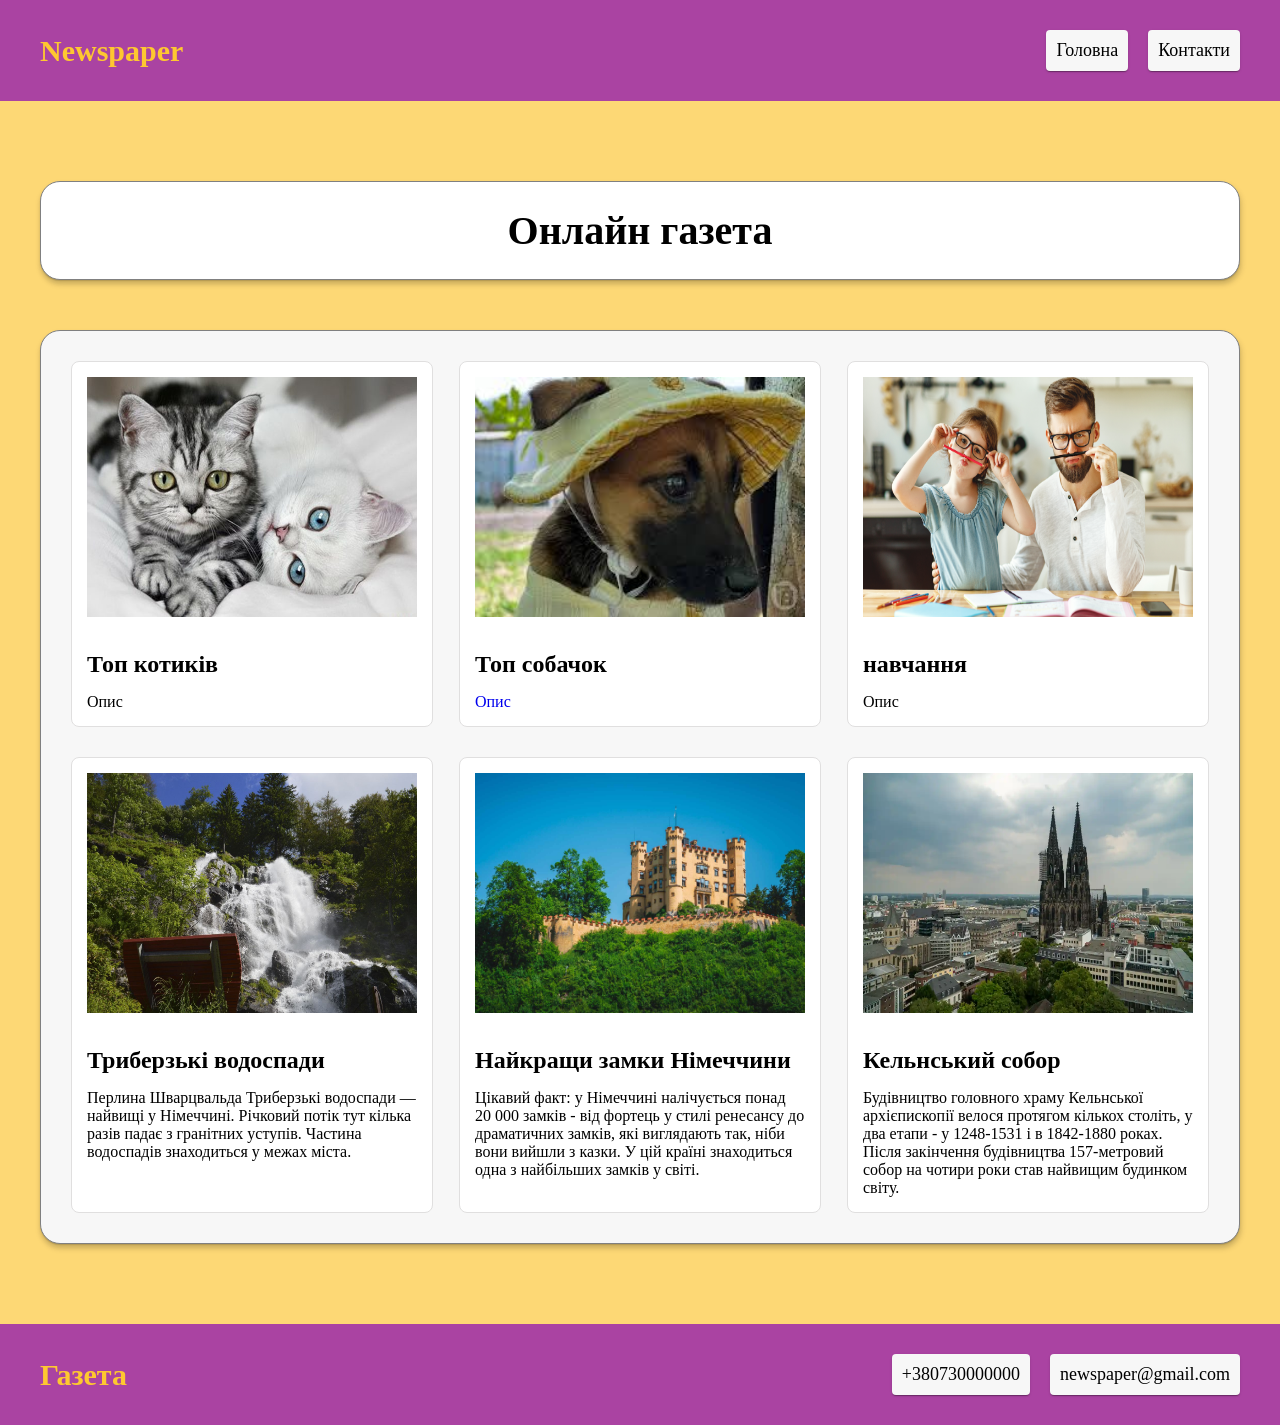
<file: index.html>
<!DOCTYPE html>
<html lang="en">

<head>
    <meta charset="UTF-8">
    <meta name="viewport" content="width=device-width, initial-scale=1.0">
    <title>Document</title>
    <link rel="stylesheet" href="style.css">
</head>

<body>


    <header class="header">
        <div class="container header-container">
            <a class="header-logo" href="index.html">Newspaper</a>
            <ul class="header-list">
                <li class="header-item"><a class="header-link" href="index.html"> Головна</li></a>
                <li class="header-item"><a class="header-link" href="kontakt.html">Контакти</li></a>
            </ul>
        </div>
    </header>
    <main class="main">
        <!-- Перша секцiя -->
        <section class="hero">
            <div class="container">
                <div class="hero-vrap">
                    <h1 class="hero-title"> Онлайн газета</h1>
                </div>
                <div class="hero-container">
                    <ul class="hero-list">
                        <li class="hero-item"><a class="hero-link" href="new-one.html">
                                <img class="hero-img" src="img/new-one.jpg" alt="cats" width="200">
                                <h2 class="hero-sabtitle"> Топ котикiв</h2>
                                <p class="hero-text"> Опис</p>
                            </a>
                        <li class="hero-item"> <a class="hero-link" href="new-two.html">
                                <img class="hero-img" src="img/new-two.jpg" alt="dogs " width="200">
                                <h2 class="hero-sabtitle">Топ собачок </h2>
                                <p hero-text> Опис</p>

                            </a>

                        </li>
                        <li class="hero-item"> <a class="hero-link" href="new-three.html">
                                <img class="hero-img" src="./img/study.png" alt="cats" width="200">
                                <h2 class="hero-sabtitle">навчання</h2>
                                <p class="hero-text">Опис</p>
                            </a>
                        </li>
                        <li class="hero-item"><a class="hero-link" href="new-four.html">
                                <img class="hero-img" src="./img/waserfall Todtnay.jpg" alt="cats" width="200">
                                <h2 class="hero-sabtitle"> Триберзькі водоспади</h2>
                                <p class="hero-text"> Перлина Шварцвальда Триберзькі водоспади — найвищі у Німеччині.
                                    Річковий
                                    потік тут кілька разів падає з гранітних уступів. Частина водоспадів знаходиться у
                                    межах
                                    міста.</p>
                            </a>
                        <li class="hero-item"> <a class="hero-link" href="new-six.html">
                                <img class="hero-img" src="./img/Schloss Hohenschwangau.jpg" alt="dogs " width="200">
                                <h2 class="hero-sabtitle"> Найкращи замки Німеччини</h2>
                                <p class="hero-text"> Цікавий факт: у Німеччині налічується понад 20 000 замків - від фортець у
                                    стилі ренесансу до драматичних замків, які виглядають так, ніби вони вийшли з казки.
                                    У цій країні знаходиться одна з найбільших замків у світі.</p>

                            </a>

                        </li>
                        <li class="hero-item"> <a class="hero-link" href="new-five.html">
                                <img class="hero-img" src="./img/kyolnskiy-sobor-2.webp" alt="cats" width="200">
                                <h2 class="hero-sabtitle">Кельнський собор</h2>
                                <p class="hero-text">Будівництво головного храму Кельнської архієпископії велося
                                    протягом
                                    кількох століть, у два етапи - у 1248-1531 і в 1842-1880 роках. Після закінчення
                                    будівництва 157-метровий собор на чотири роки став найвищим будинком світу.</p>
                            </a>
                        </li>
                    </ul>
                </div>
            </div>
        </section>
        <!-- Друга секцiя -->


    </main>
    <footer class="footer">
        <div class="container footer-container" >
            <a class="footer-logo" href="index.html">Газета</a>
            <ul class="footer-list">
                <li class="footer-item"><a class="header-link" href="">+380730000000 </li></a>
                <li class="footer-item"><a class="header-link" href="">newspaper@gmail.com</li></a>
            </ul>
        </div>
    </footer>



</body>

</html>
</file>
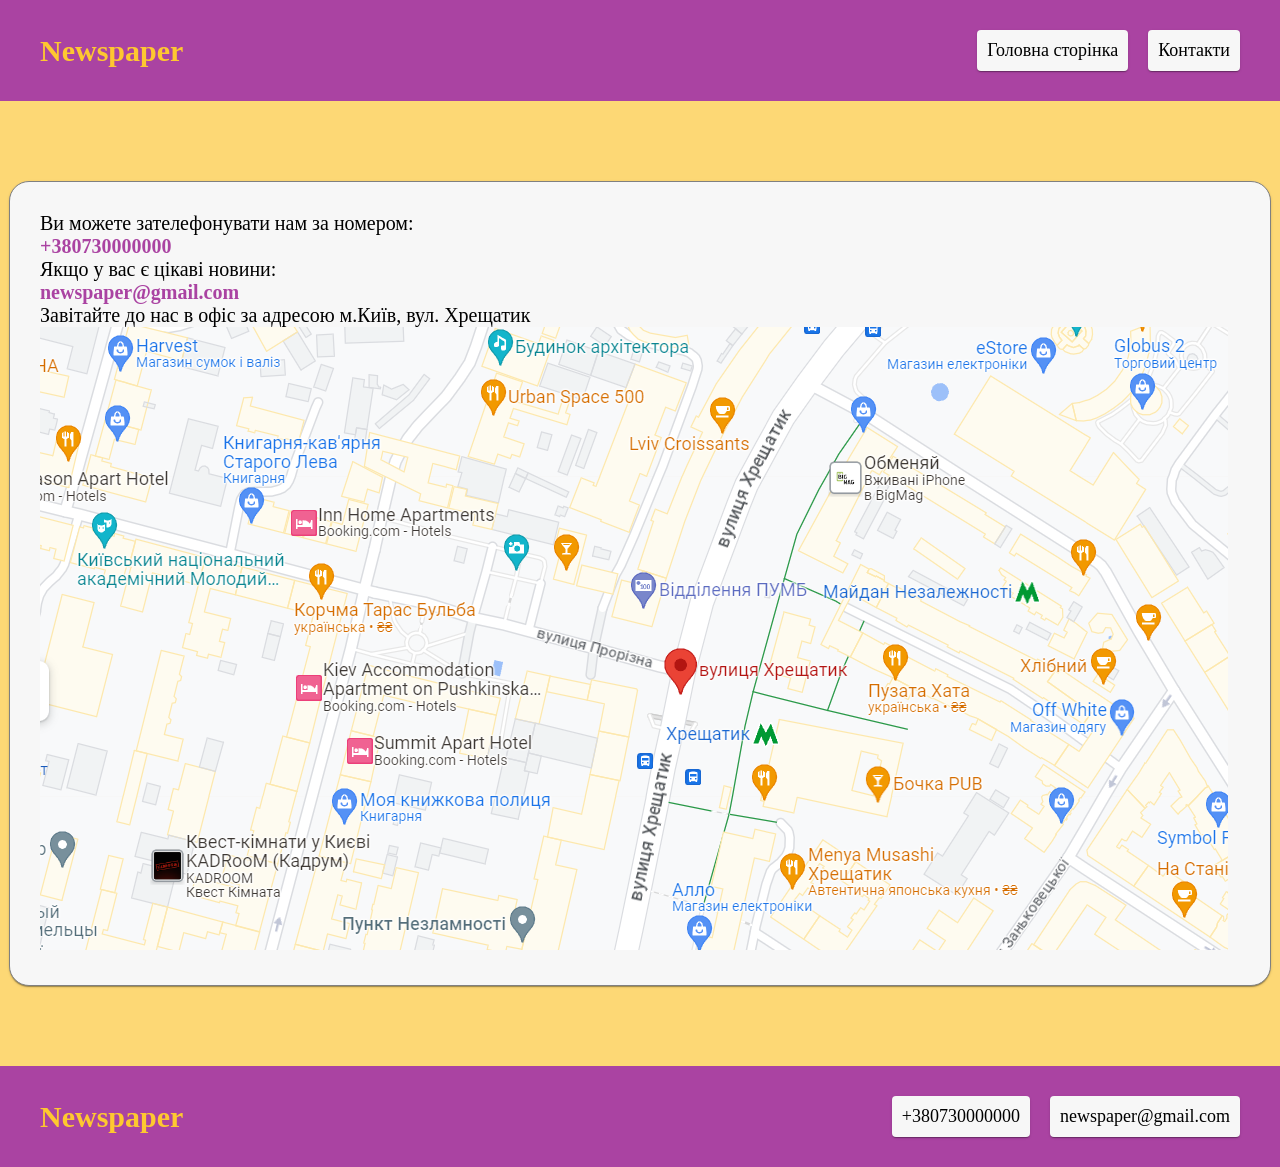
<file: kontakt.html>
<!DOCTYPE html>
<html lang="en">
<head>
    <meta charset="UTF-8">
    <meta name="viewport" content="width=device-width, initial-scale=1.0">
    <title>Document</title>
    <link rel="stylesheet" href="kontakt.css">
</head>
<body>
     <header class="header">
        <div class="container header-container">
            <a class="header-logo" href="index.html">Newspaper</a>
            <ul class="header-list">
                <li class="header-item">
                    <a class="header-link" href="index.html">Головна сторінка</a>
                </li>
                <li class="header-item">
                    <a class="header-link" href="kontakt.html">Контакти</a>
                </li>
            </ul>
        </div>
    </header>
    <main class="main">
        <section class="kontakt">
            <div class="container kontakt-container">
                <div class="kontakt-wrap">
                    <ul class="kontakt-list">
                        <li class="kontakt-item"><p class="kontakt-text">Ви можете зателефонувати нам за номером:</p>
                        <a class="kontakt-link" href="kontakt.html">+380730000000</a></li>
                        <li class="kontakt-item">
                            <p class="kontakt-text">Якщо у вас є цікаві новини:</p>
                            <a class="kontakt-link" href="newspaper@gmail.com">newspaper@gmail.com</a>
                        </li>
                        <li class="kontakt-item">
                            <p class="kontakt-text">Завітайте до нас в офіс за адресою м.Київ, вул. Хрещатик</p>
                            <img class="kontakt-img" src="./img/map.png" alt="Карта">
                        </li>
                    </ul>
                </div>
            </div>
        </section>
    </main>
    <footer class="footer">
        <div class="container footer-container">
            <a class="footer-logo" href="index.html">Newspaper</a>
            <ul class="footer-list">
                <li class="footer-item">
                    <a class="footer-link" href="kontakt.html">+380730000000</a>
                </li>
                <li class="footer-item">
                    <a class="footer-link" href="kontakt.html">newspaper@gmail.com</a>
                </li>
            </ul>
        </div>
    </footer>
</body>
</file>
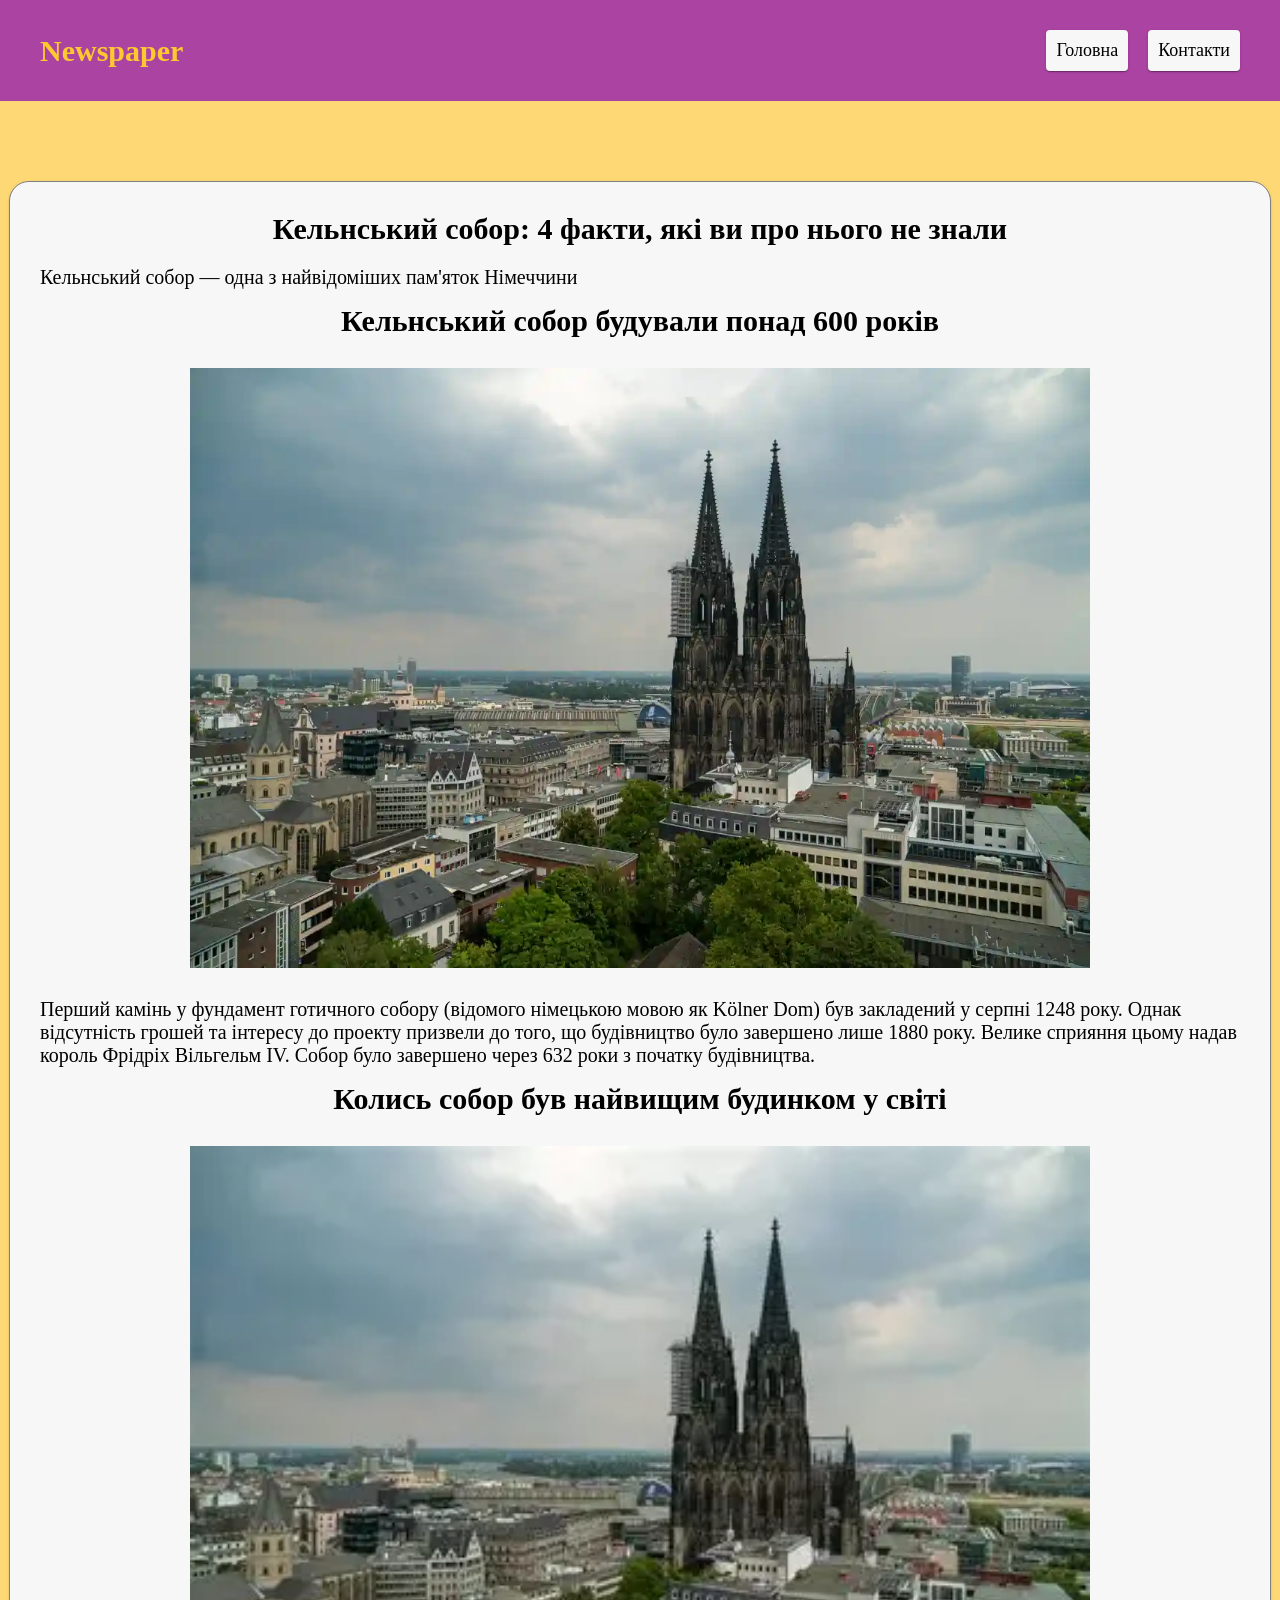
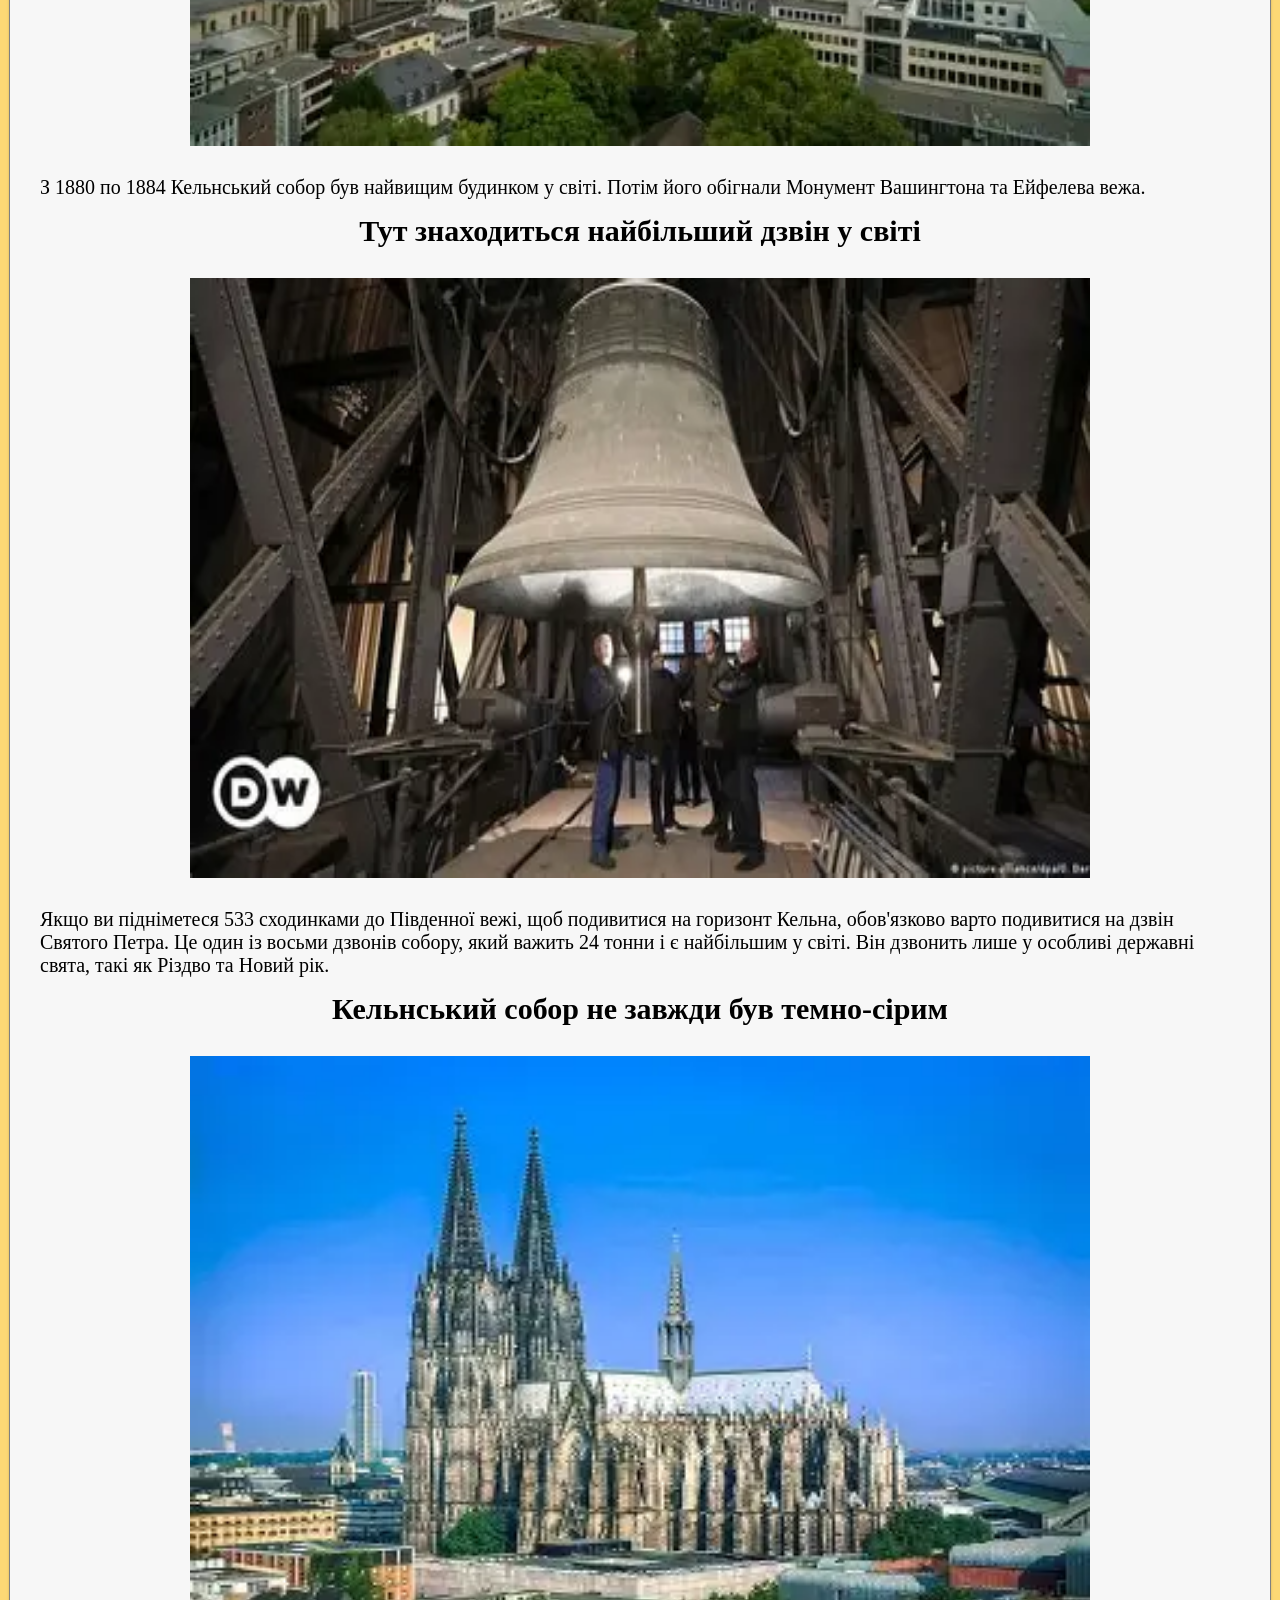
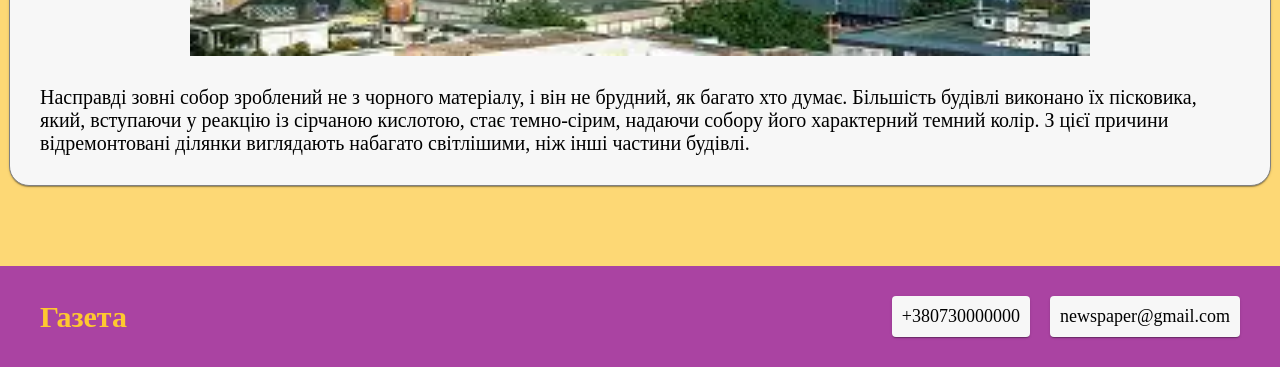
<file: new-five.html>
<!DOCTYPE html>
<html lang="en">

<head>
    <meta charset="UTF-8">
    <meta name="viewport" content="width=device-width, initial-scale=1.0">
    <title>Document</title>
    <link rel="stylesheet" href="new-five.css">
</head>

<body>
    <header class="header">
        <div class="container header-container">
            <a class="header-logo" href="index.html">Newspaper</a>
            <ul class="header-list">
                <li class="header-item"><a class="header-link" href="index.html">Головна</li></a>
                <li class="header-item"><a class="header-link" href="kontakt.html">Контакти</li></a>
            </ul>
        </div>
    </header>
    <!-- <main></main> -->
    <main class="main">
        <section class="cathedral">
            <div class="container cathedral-container">
                <h1 class="cathedral-subtitle">Кельнський собор: 4 факти, які ви про нього не знали</h1>
                <p cathedral-text>Кельнський собор — одна з найвідоміших пам'яток Німеччини</p>
                <ul class="cathedral-list">
                    <li class="cathedral-item">
                        <h2 class="cathedral-title">Кельнський собор будували понад 600 років</h2>
                        <img class="cathedral-img" src="./img/kyolnskiy-sobor-2.webp" alt="">
                        <p class="cathedral-text">Перший камінь у фундамент готичного собору (відомого німецькою мовою
                            як Kölner Dom) був закладений у серпні 1248 року. Однак відсутність грошей та інтересу до
                            проекту призвели до того, що будівництво було завершено лише 1880 року. Велике сприяння
                            цьому надав король Фрідріх Вільгельм IV. Собор було завершено через 632 роки з початку
                            будівництва.</p>
                    </li>
                    <li class="cathedral-item">
                        <h2 class="cathedral-title">Колись собор був найвищим будинком у світі</h2>
                        <img class="cathedral-img" src="./img/Sobor 3.webp" alt="">
                        <p class="cathedral-text">З 1880 по 1884 Кельнський собор був найвищим будинком у світі. Потім
                            його обігнали Монумент Вашингтона та Ейфелева вежа.</p>
                    </li>
                    <li class="cathedral-item">
                        <h2 class="cathedral-title">Тут знаходиться найбільший дзвін у світі</h2>
                        <img class="cathedral-img" src="./img/Kolokol.webp" alt="">
                        <p class="cathedral-text">Якщо ви підніметеся 533 сходинками до Південної вежі, щоб подивитися
                            на горизонт Кельна, обов'язково варто подивитися на дзвін Святого Петра. Це один із восьми
                            дзвонів собору, який важить 24 тонни і є найбільшим у світі. Він дзвонить лише у особливі
                            державні свята, такі як Різдво та Новий рік.</p>
                    </li>
                    <li class="cathedral-item">
                        <h2 class="cathedral-title">
Кельнський собор не завжди був темно-сірим</h2>
                        <img class="cathedral-img" src="./img/Sobor 4.webp" alt="">
                        <p class="cathedral-text">
                            Насправді зовні собор зроблений не з чорного матеріалу, і він не брудний, як багато хто
                            думає. Більшість будівлі виконано їх пісковика, який, вступаючи у реакцію із сірчаною
                            кислотою, стає темно-сірим, надаючи собору його характерний темний колір. З цієї причини
                            відремонтовані ділянки виглядають набагато світлішими, ніж інші частини будівлі.</p>
                    </li>
                </ul>

            </div>
        </section>
    </main>
     <footer class="footer">
    <div class="container footer-container" >
        <a class="footer-logo" href="index.html">Газета</a>
        <ul class="footer-list">
            <li class="footer-item"><a class="header-link" href="">+380730000000 </li></a>
            <li class="footer-item"><a class="header-link" href="">newspaper@gmail.com</li></a>
        </ul>
    </div>
</footer>

</body>

</html>
</file>
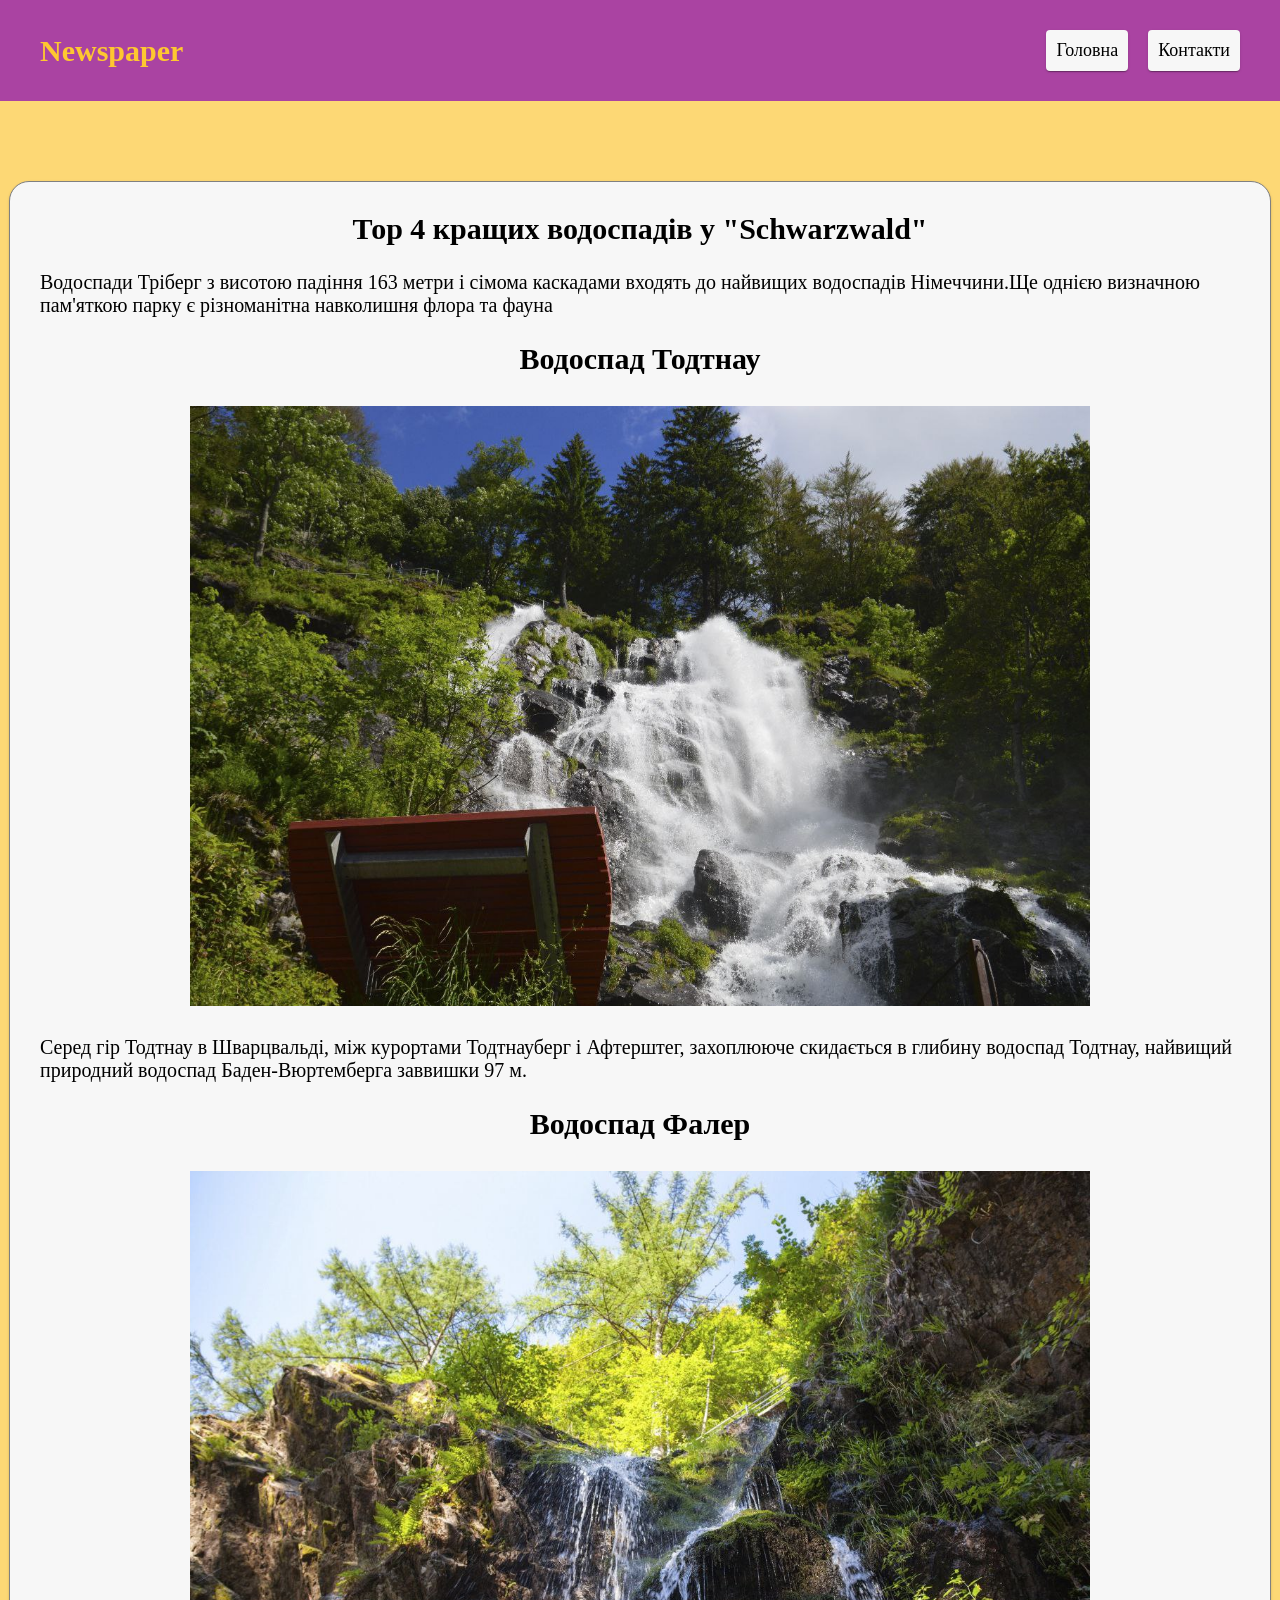
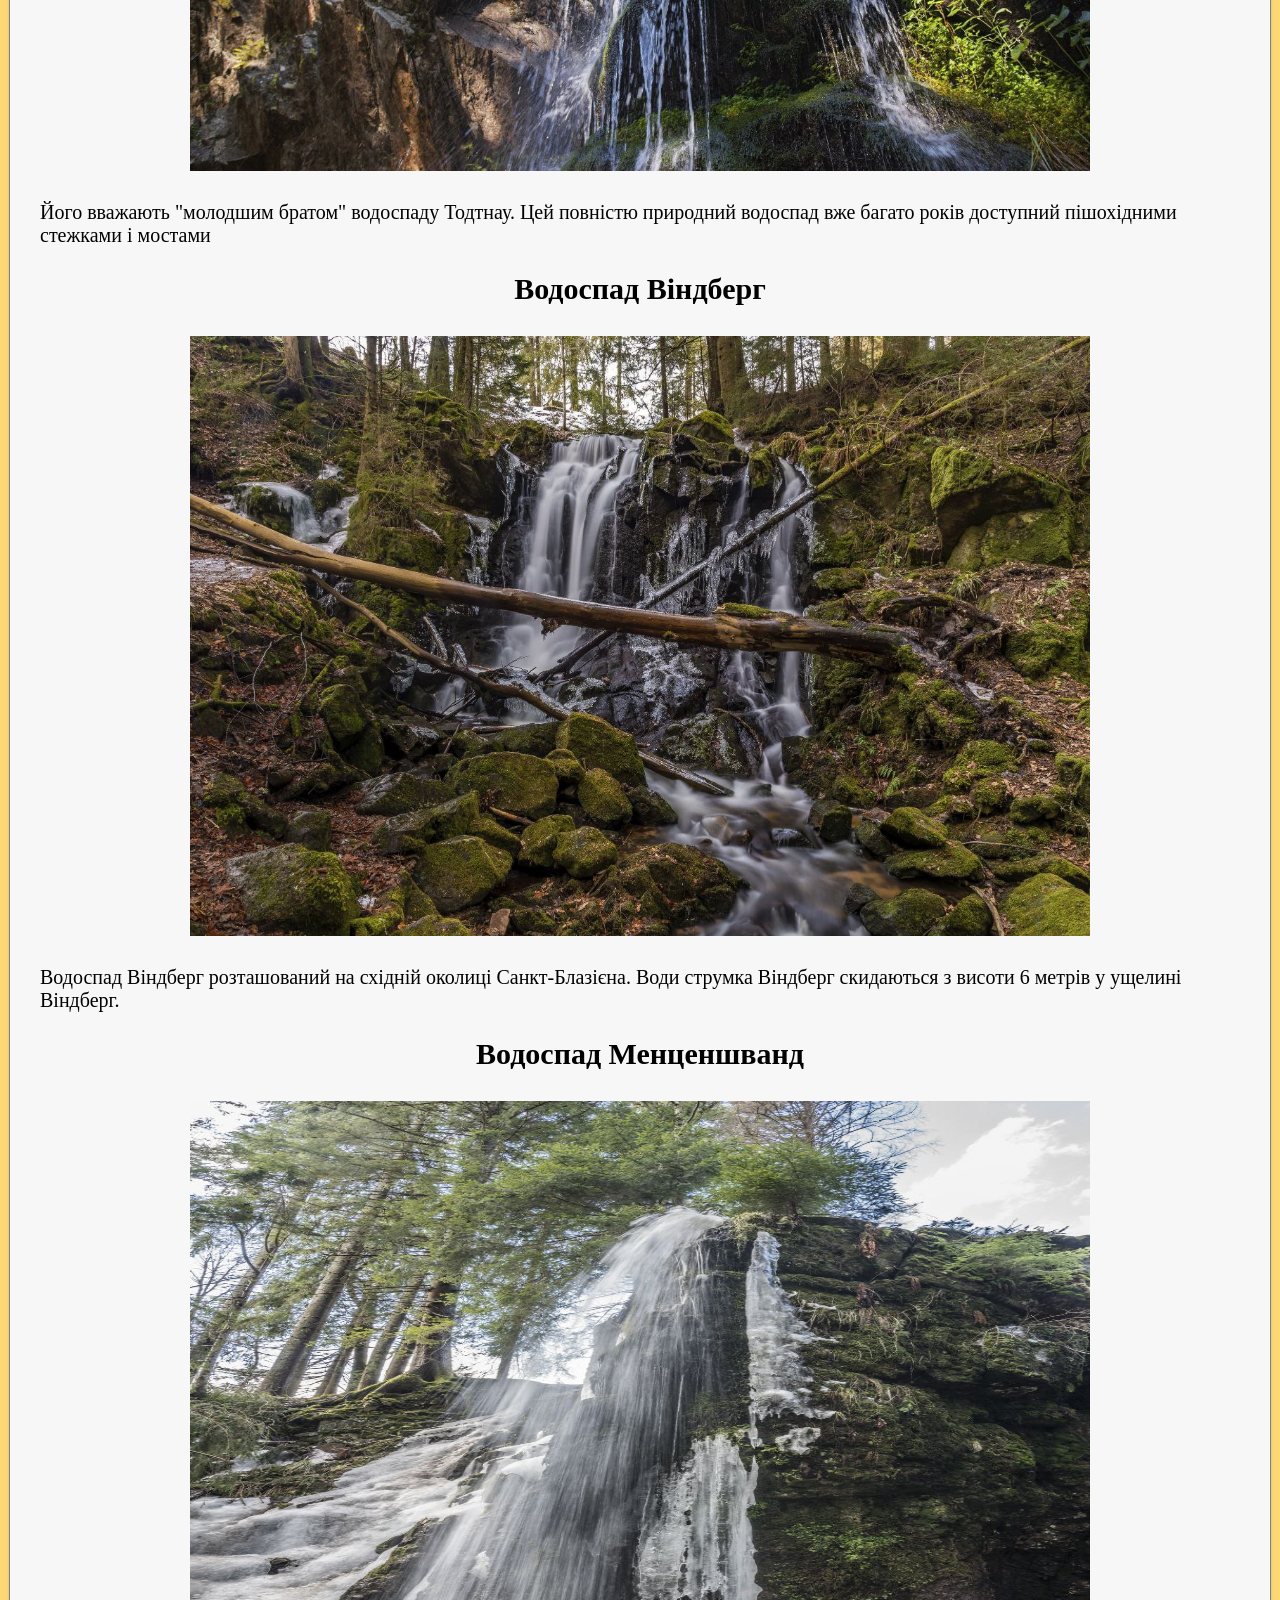
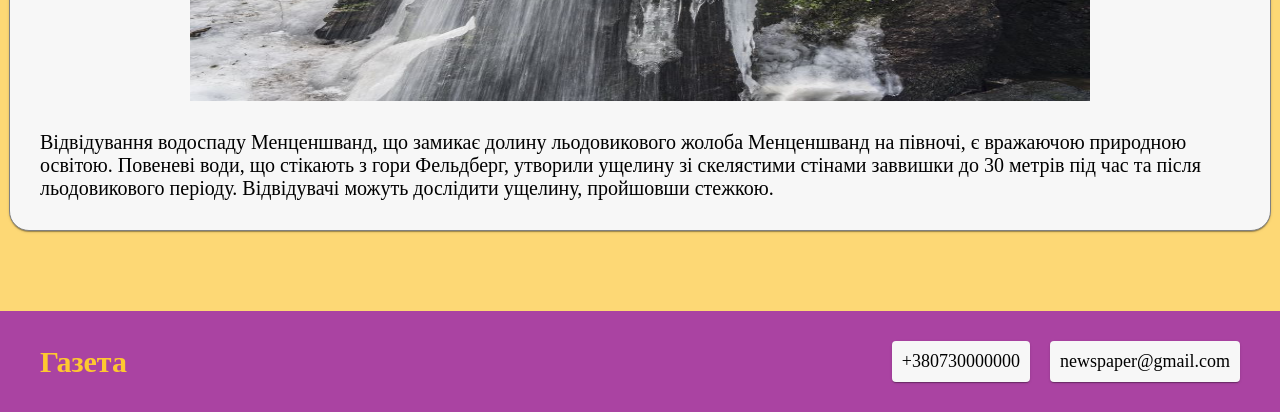
<file: new-four.html>
<!DOCTYPE html>
<html lang="en">

<head>
    <meta charset="UTF-8">
    <meta name="viewport" content="width=device-width, initial-scale=1.0">
    <title>Document</title>
    <link rel="stylesheet" href="new-four.css">
</head>

<body>
    <header class="header">
        <div class="container header-container">
            <a class="header-logo" href="index.html">Newspaper</a>
            <ul class="header-list">
                <li class="header-item"><a class="header-link" href="index.html">Головна</li></a>
                <li class="header-item"><a class="header-link" href="kontakt.html">Контакти</li></a>
            </ul>
        </div>
    </header>
    <!-- <main></main> -->
    <main class="main">
        <section class="waterfall">
            <div class="container waterfall-container">
                <h1 class="waterfall-subtitle">
                    Тор 4 кращих водоспадів у "Schwarzwald"
                </h1>
                <p waterfall-text>Водоспади Тріберг з висотою падіння 163 метри і сімома каскадами входять до найвищих
                    водоспадів Німеччини.Ще однією визначною пам'яткою парку є різноманітна навколишня флора та фауна
                </p>
                <ul class="waterfall-list">
                    <li class="waterfall-item">
                        <h2 class="waterfall-title"> Водоспад Тодтнау</h2>
                        <img class="waterfall-img" src="./img/waserfall Todtnay.jpg" alt="">
                        <p class="waterfall-text">Серед гір Тодтнау в Шварцвальді, між курортами Тодтнауберг і
                            Афтерштег, захоплююче скидається в глибину водоспад Тодтнау, найвищий природний водоспад
                            Баден-Вюртемберга заввишки 97 м.</p>

                    </li>
                    <li class="waterfall-item">
                        <h2 class="waterfall-title">Водоспад Фалер</h2>
                        <img class="waterfall-img" src="./img/в2.jpg" alt="">
                        <p class="waterfall-text">Його вважають "молодшим братом" водоспаду Тодтнау. Цей повністю
                            природний водоспад вже багато років доступний пішохідними стежками і мостами</p>
                    </li>
                    <li class="waterfall-item">
                        <h2 class="waterfall-title">Водоспад Віндберг </h2>
                        <img class="waterfall-img" src="./img/waserfall windberg.jpg" alt="">
                        <p class="waterfall-text">Водоспад Віндберг розташований на східній околиці Санкт-Блазієна. Води
                            струмка Віндберг скидаються з висоти 6 метрів у ущелині Віндберг.</p>
                    </li>
                    <li class="waterfall-item">
                        <h2 class="waterfall-title">Водоспад Менценшванд</h2>
                        <img class="waterfall-img" src="./img/waserfall Menzenschwand.jpg" alt="">
                        <p class="waterfall-text">Відвідування водоспаду Менценшванд, що замикає долину льодовикового
                            жолоба Менценшванд на півночі, є вражаючою природною освітою. Повеневі води, що стікають з
                            гори Фельдберг, утворили ущелину зі скелястими стінами заввишки до 30 метрів під час та
                            після льодовикового періоду. Відвідувачі можуть дослідити ущелину, пройшовши стежкою.</p>
                    </li>

                </ul>
            </div>
        </section>
        

    </main >
     <footer class="footer">
    <div class="container footer-container">
        <a class="footer-logo" href="index.html">Газета</a>
        <ul class="footer-list">
            <li class="footer-item"><a class="header-link" href="kontakt.html">+380730000000 </li></a>
            <li class="footer-item"><a class="header-link" href="kontakt.html">newspaper@gmail.com</li></a>
        </ul>
    </div>
</footer>

</body>

</html>
</file>
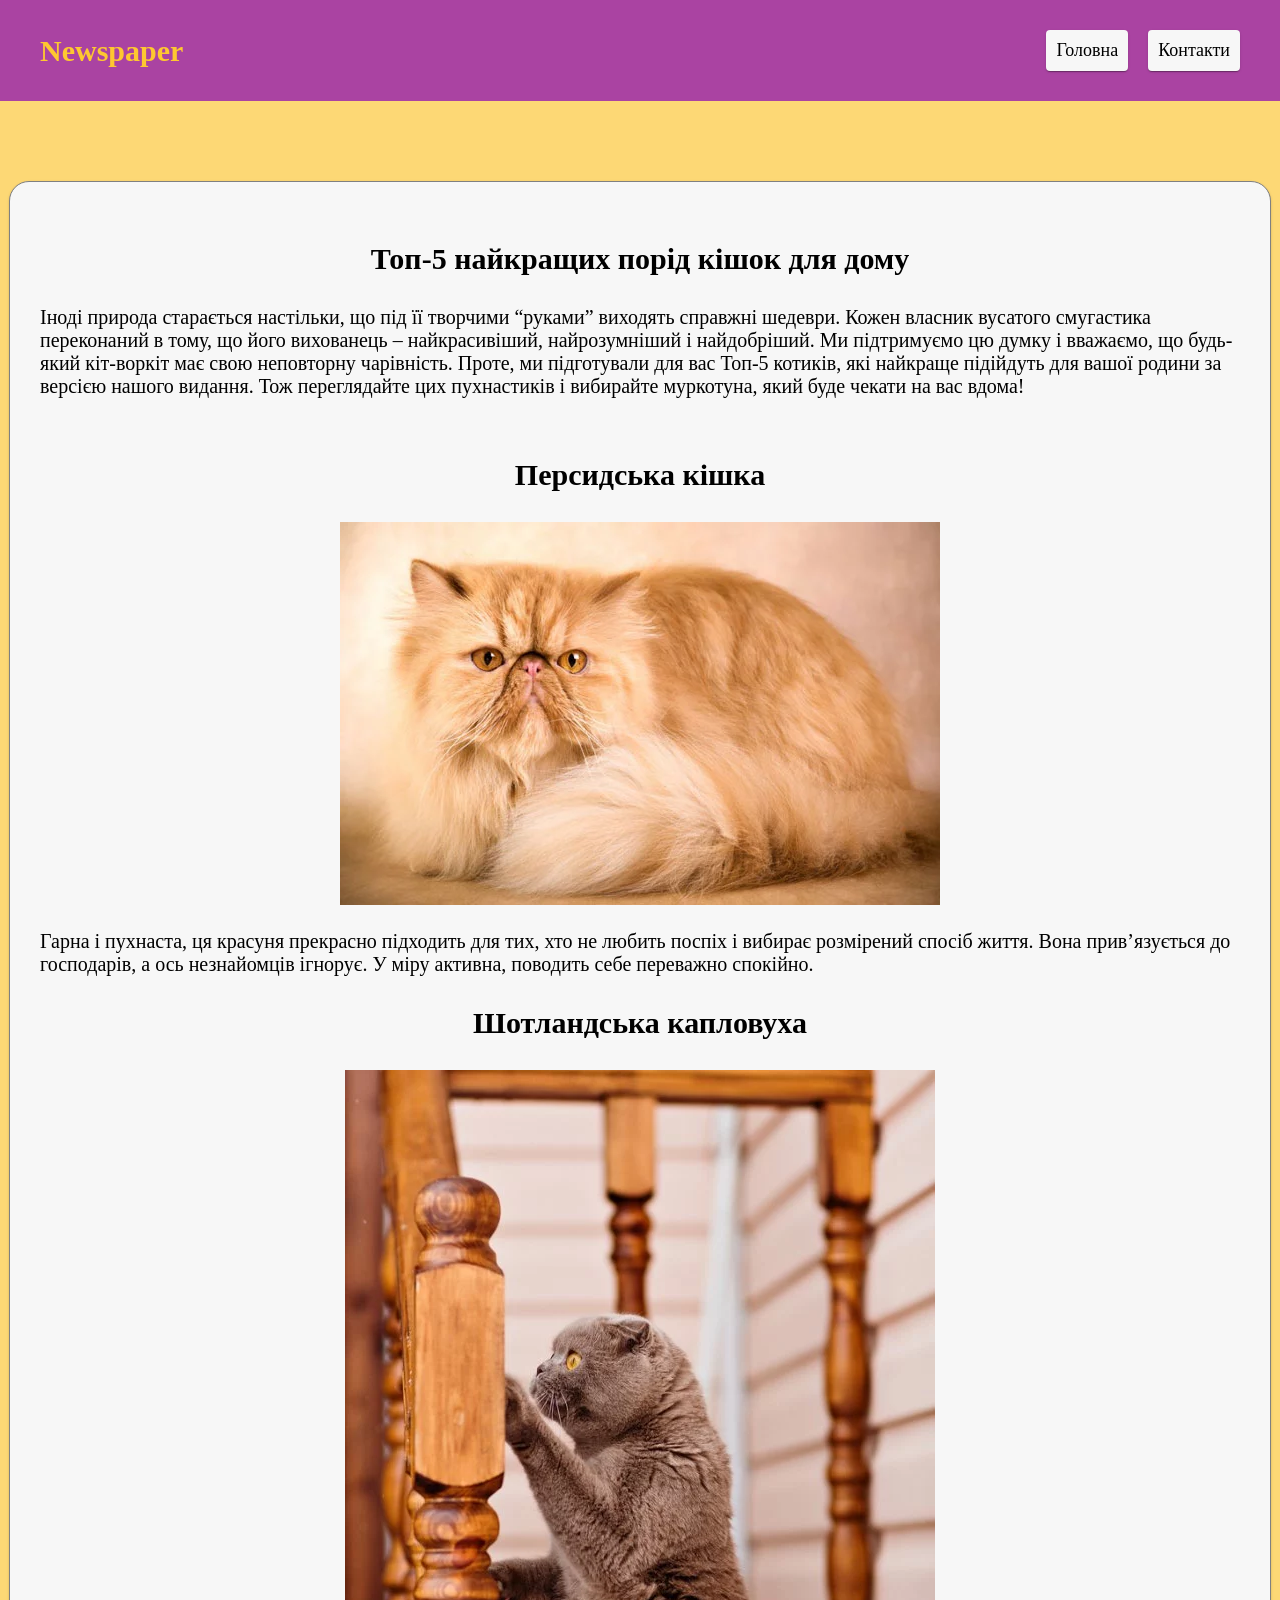
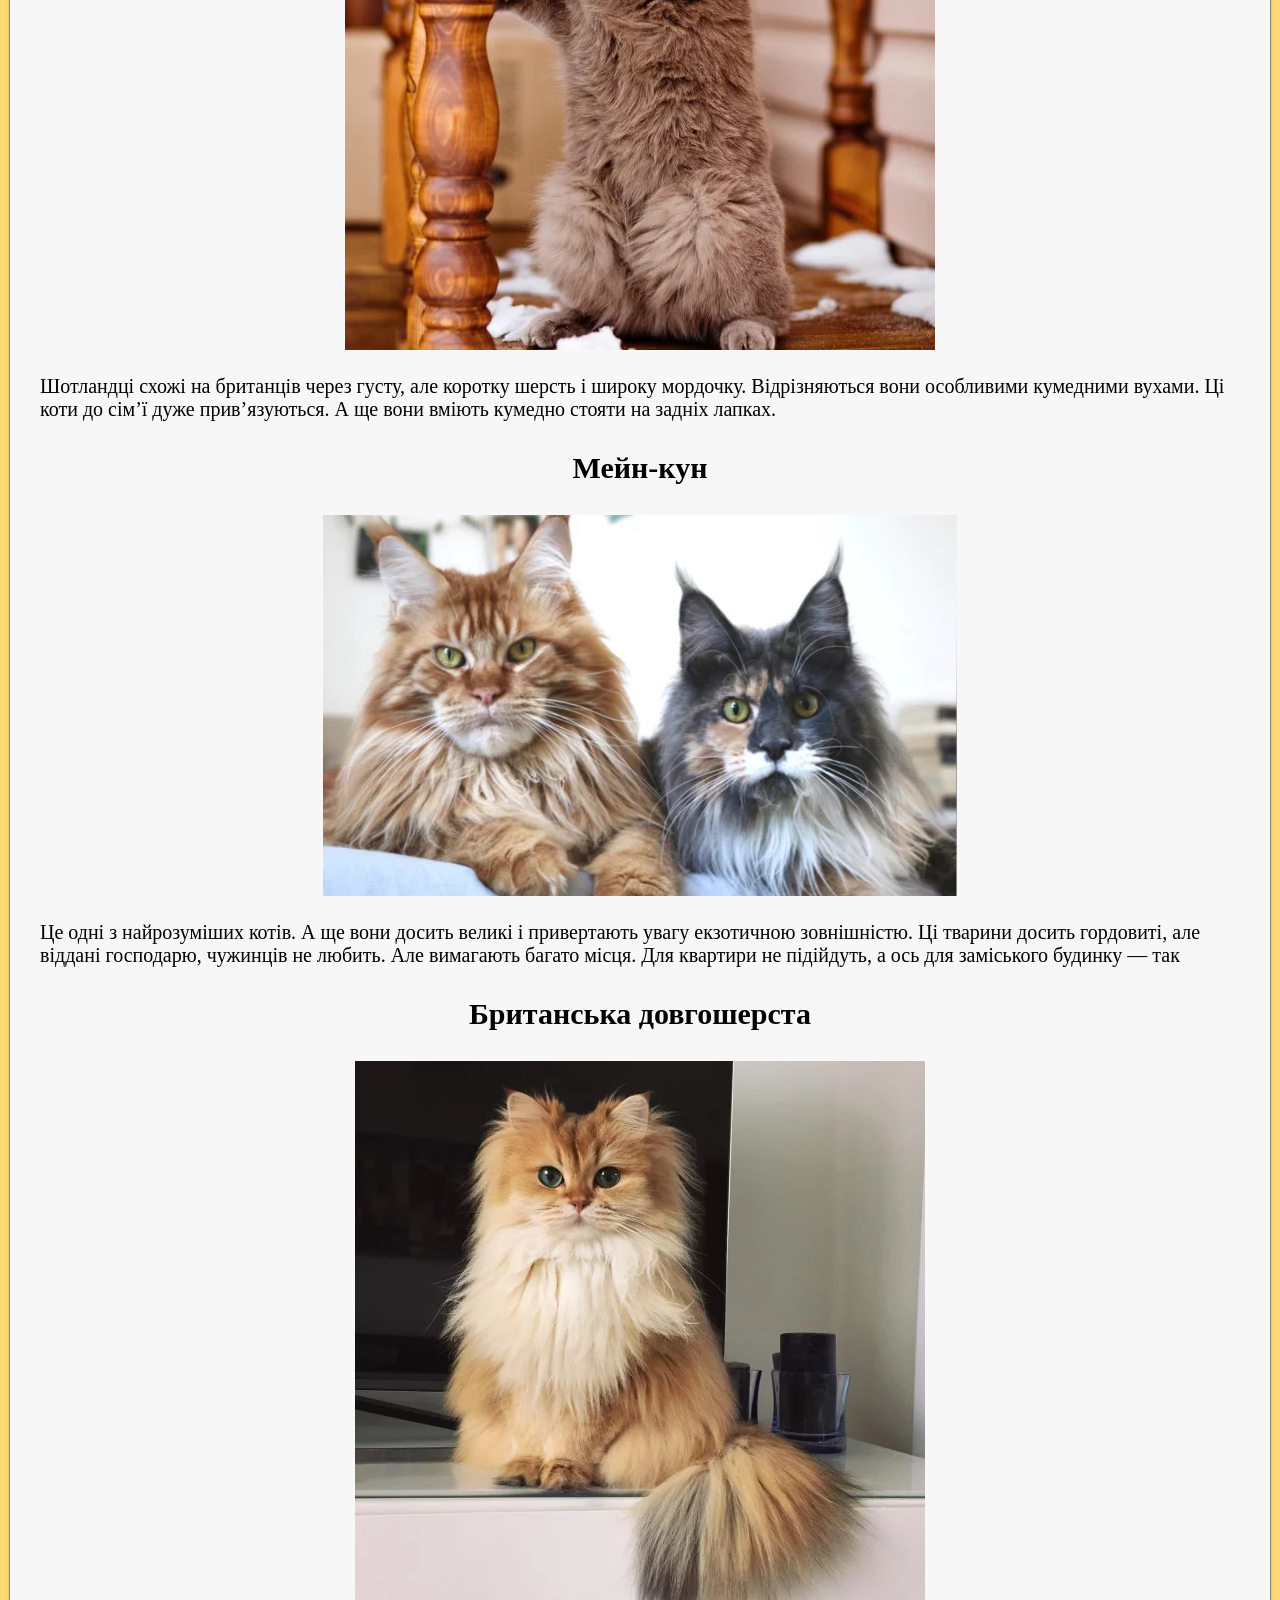
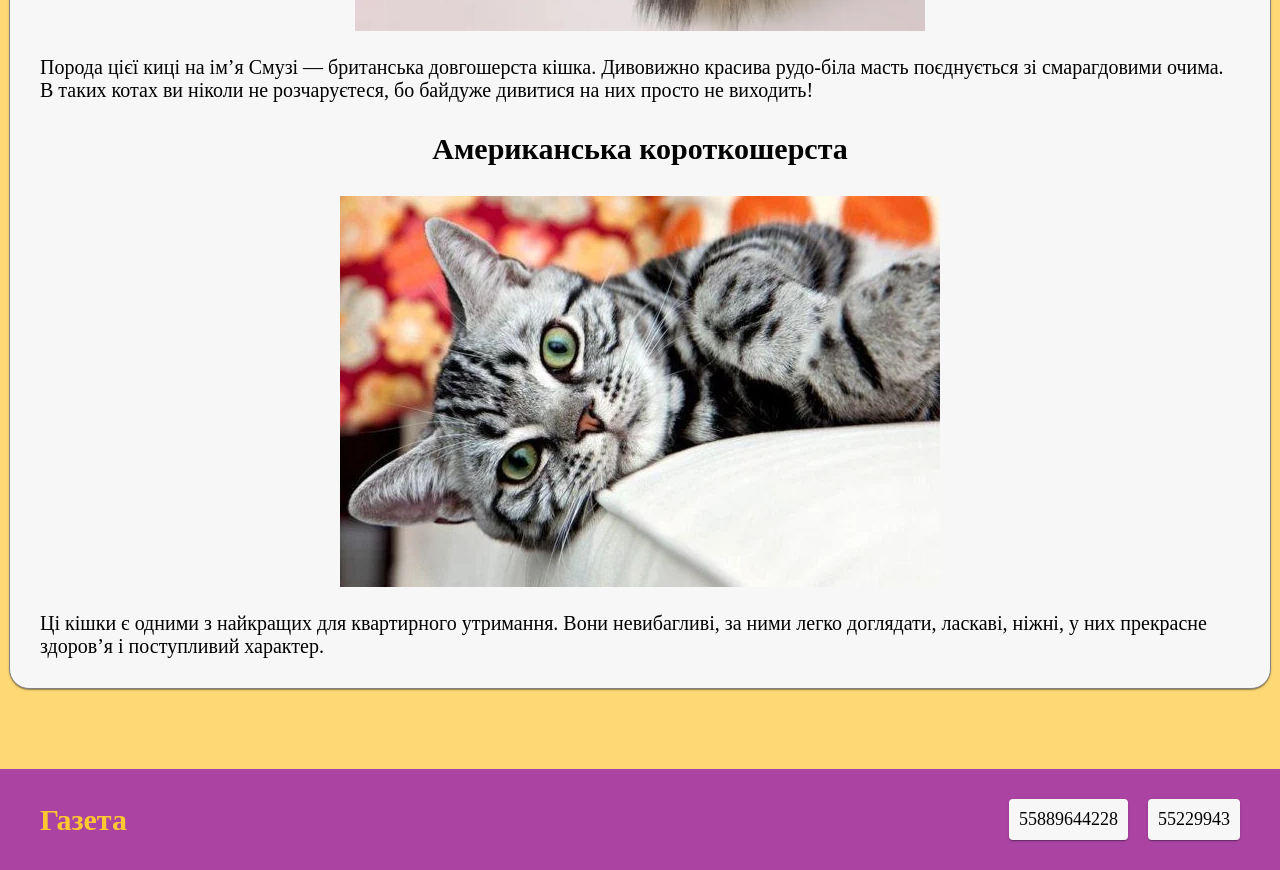
<file: new-one.html>
<!DOCTYPE html>
<html lang="en">

<head>
    <meta charset="UTF-8">
    <meta name="viewport" content="width=device-width, initial-scale=1.0">
    <title>Топ-5 найкращих порiд кішок для дому</title>
    <link rel="stylesheet" href="new-one.css">
</head>
<body>
    <header class="header">
        <div class="container header-container">
            <a class="header-logo" href="index.html">Newspaper</a>
            <ul class="header-list">
                <li class="header-item"><a class="header-link" href="index.html">Головна</li></a>
                <li class="header-item"><a class="header-link" href="kontakt.html">Контакти</li></a>
            </ul>
        </div>
    </header>
    <main>
        <section class="cat">
            <div class="container cat-container">
                <h1 class="cat-title">
                    Топ-5 найкращих порiд кішок для дому
                </h1>
                <p class="cat-text">Іноді природа старається настільки, що під її творчими “руками” виходять справжні
                    шедеври. Кожен власник вусатого смугастика переконаний в тому, що його вихованець – найкрасивіший,
                    найрозумніший і найдобріший.
                    Ми підтримуємо цю думку і вважаємо, що будь-який кіт-воркіт має свою неповторну чарівність. Проте,
                    ми підготували для вас Топ-5 котиків, які найкраще підійдуть для вашої родини за версією нашого
                    видання. Тож переглядайте цих пухнастиків і вибирайте муркотуна, який буде чекати на вас вдома!
                </p>
                <ul class="cat-list">
                    <li class="cat-item">
                        <h2 class="cat-title">Персидська кішка</h2>
                        <img class="cat-img" src="./img/cat-1.webp" alt="Персидська кішка">
                        <p class="cat-text">Гарна і пухнаста, ця красуня прекрасно підходить для тих, хто не любить
                            поспіх і вибирає розмірений спосіб життя. Вона прив’язується до господарів, а ось
                            незнайомців ігнорує. У міру активна, поводить себе переважно спокійно.</p>

                    </li>
                    <li class="cat-item">
                        <h2 class="cat-title">Шотландська капловуха</h2>
                        <img class="cat-img" src="./img/cat-2.webp" alt="Шотландська капловуха">
                        <p class="cat-text">
                            Шотландці схожі на британців через густу, але коротку шерсть і широку мордочку.
                            Відрізняються вони особливими кумедними вухами. Ці коти до сім’ї дуже прив’язуються. А ще
                            вони вміють кумедно стояти на задніх лапках.
                        </p>
                    </li>
                    <li class="cat-item">
                        <h2 class="cat-title"> Мейн-кун</h2>
                        <img class="cat-img" src="./img/cat-3.webp" alt="Мейн-кун">
                        <p class="cat-text">
                            Це одні з найрозуміших котів. А ще вони досить великі і привертають увагу екзотичною
                            зовнішністю. Ці тварини досить гордовиті, але віддані господарю, чужинців не любить. Але
                            вимагають багато місця. Для квартири не підійдуть, а ось для заміського будинку — так
                        </p>
                    </li>
                    <li class="cat-item">
                        <h2 class="cat-title">Британська довгошерста</h2>
                        <img class="cat-img" src="./img/cat-4.webp" alt="Британська довгошерста">
                        <p class="cat-text">Порода цієї киці на ім’я Смузі — британська довгошерста кішка. Дивовижно
                            красива рудо-біла масть поєднується зі смарагдовими очима. В таких котах ви ніколи не
                            розчаруєтеся, бо байдуже дивитися на них просто не виходить!
                        </p>
                    </li>
                    <li class="cat-item">
                        <h2 class="cat-title">Американська короткошерста</h2>
                        <img class="cat-img" src="./img/cat-5.webp" alt="Американська короткошерста">
                        <p class="cat-text">Ці кішки є одними з найкращих для квартирного утримання. Вони невибагливі,
                            за ними легко доглядати, ласкаві, ніжні, у них прекрасне здоров’я і поступливий характер.
                        </p>
                    </li>
                </ul>
            </div>
        </section>
    </main>
    <footer class="footer">
    <div class="container footer-container">
        <a class="footer-logo" href="index.html">Газета</a>
        <ul class="footer-list">
            <li class="footer-item"><a class="header-link" href="kontakt.html">55889644228 </li></a>
            <li class="footer-item"><a class="header-link" href="kontakt.html">55229943</li></a>
        </ul>
    </div>
</footer>
</body>

</html>
</file>
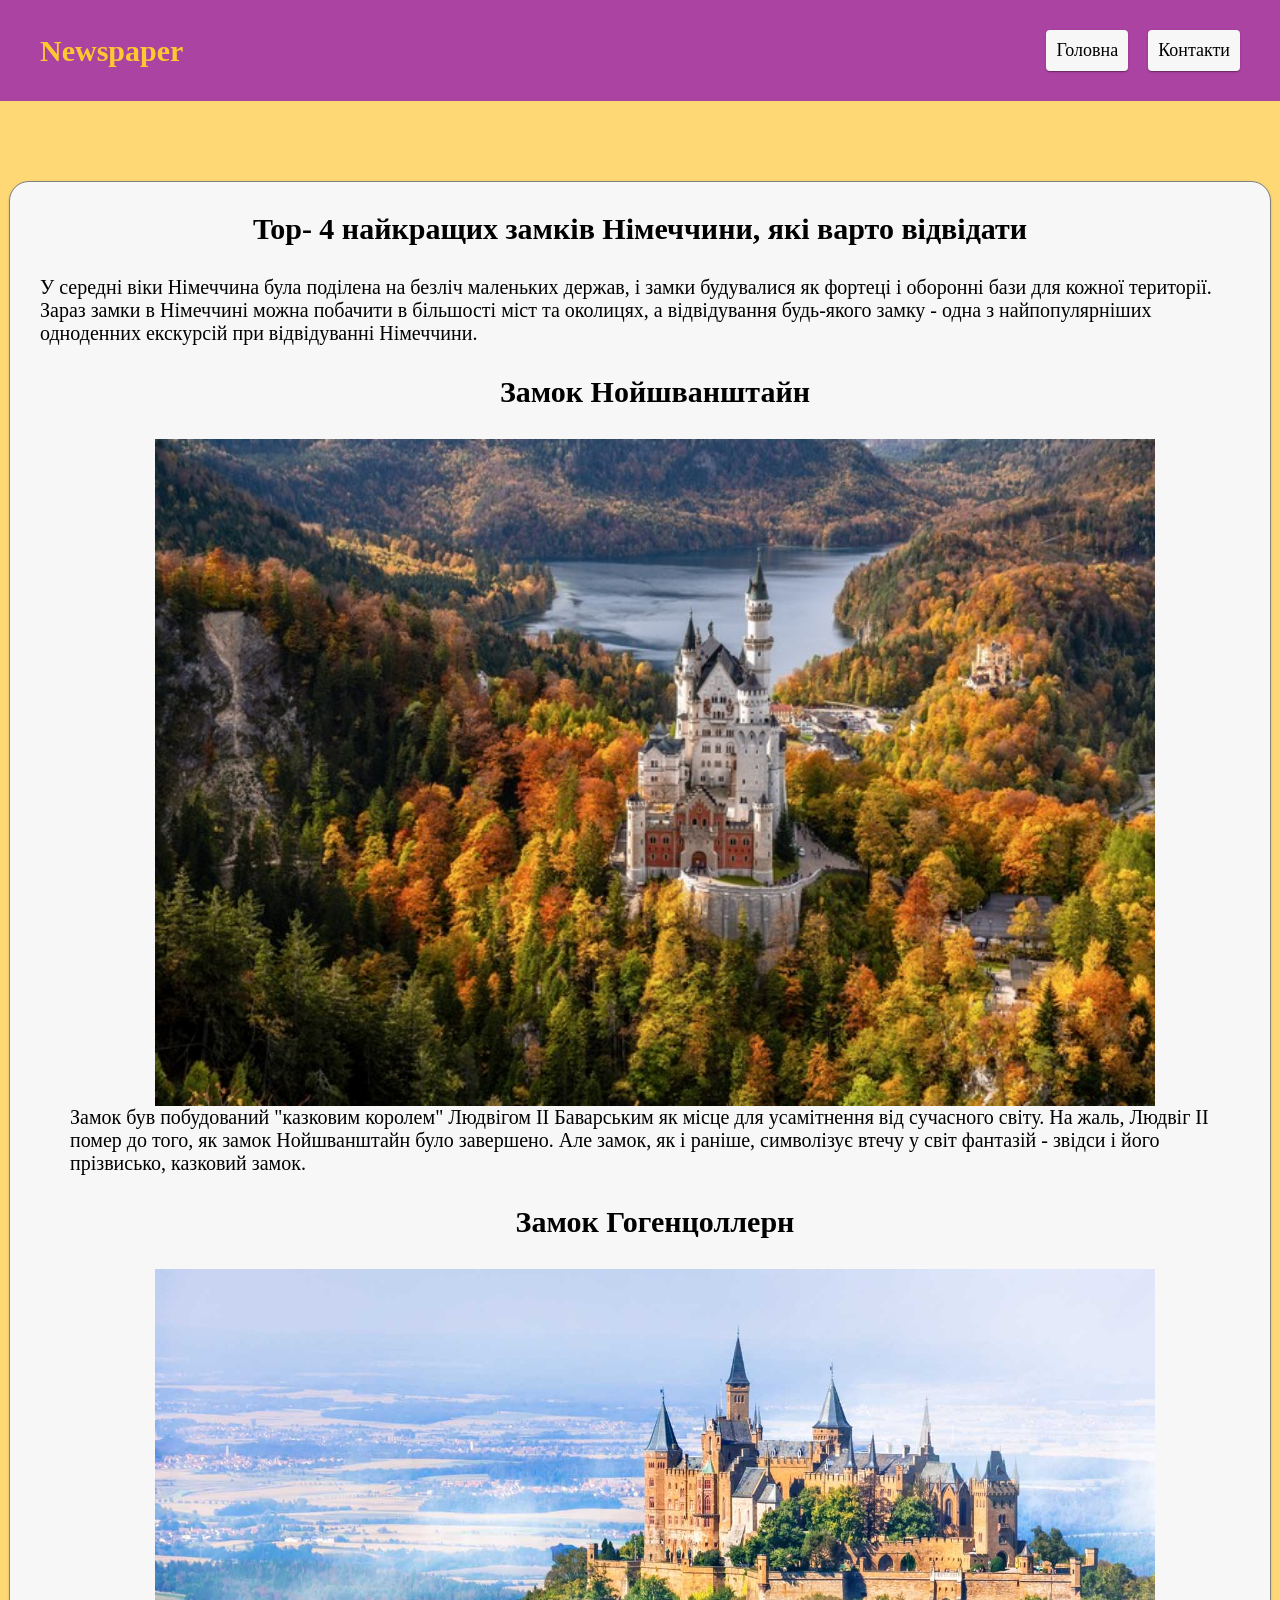
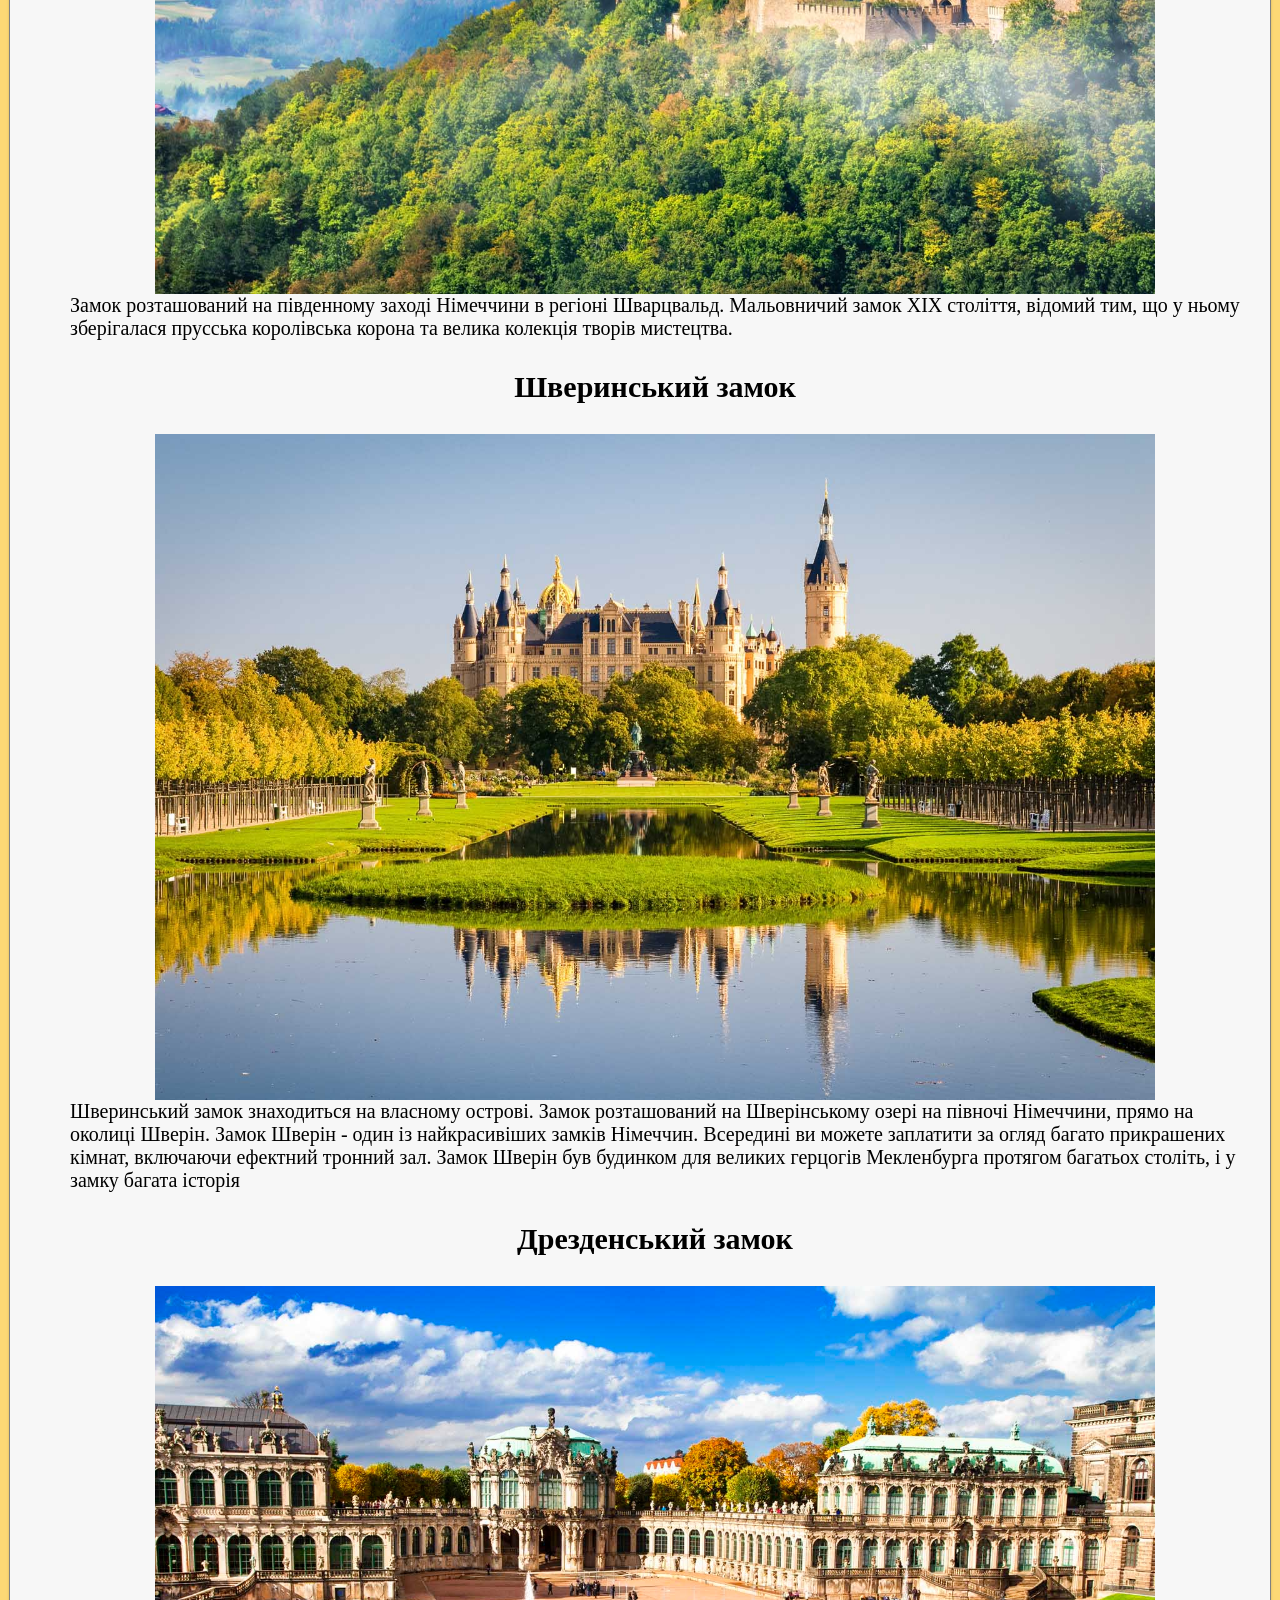
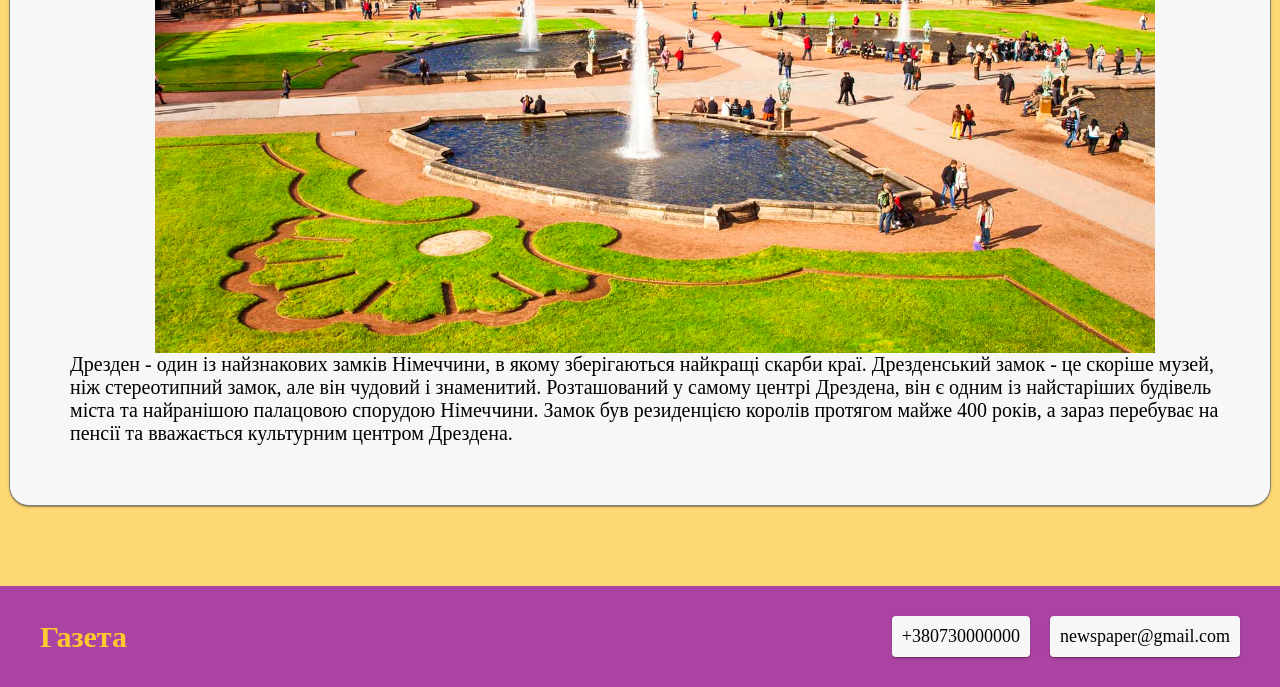
<file: new-six.html>
<!DOCTYPE html>
<html lang="en">

<head>
    <meta charset="UTF-8">
    <meta name="viewport" content="width=device-width, initial-scale=1.0">
    <title>Document</title>
    <link rel="stylesheet" href="new-six.css">
</head>

<body>
    <header class="header">
        <div class="container header-container">
            <a class="header-logo" href="index.html">Newspaper</a>
            <ul class="header-list">
                <li class="header-item"><a class="header-link" href="index.html">Головна</li></a>
                <li class="header-item"><a class="header-link" href="kontakt.html">Контакти</li></a>
            </ul>
        </div>
    </header>
    <!-- <main></main> -->
    <main class="main">
        <section class="castle">
            <div class="container castle-container">
                <h1 class="castle-title">Top- 4 найкращих замків Німеччини, які варто відвідати</h1>
                <p class="castle-text">У середні віки Німеччина була поділена на безліч маленьких держав, і замки
                    будувалися як фортеці і оборонні бази для кожної території. Зараз замки в Німеччині можна побачити в
                    більшості міст та околицях, а відвідування будь-якого замку - одна з найпопулярніших одноденних
                    екскурсій при відвідуванні Німеччини.</p>
                <ul class="castle-list">
                    <li class="castle-item">
                        <h2 class="castle-title">Замок Нойшванштайн</h2>
                        <img class="castle-img" src="./img/Schloss Neuschwanstein.jpg" alt="">
                        <p class="castle-text">Замок був побудований "казковим королем" Людвігом II Баварським як місце
                            для усамітнення від сучасного світу. На жаль, Людвіг II помер до того, як замок Нойшванштайн
                            було завершено. Але замок, як і раніше, символізує втечу у світ фантазій - звідси і його
                            прізвисько, казковий замок.</p>
                    </li>
                    <li class="castle-item">
                        <h2 class="castle-title">Замок Гогенцоллерн</h2>
                        <img class="castle-img" src="./img/Burg Hohenzollern.jpg" alt="">
                        <p class="castle-text">
                            Замок розташований на південному заході Німеччини в регіоні Шварцвальд.
                            Mальовничий замок ХІХ століття, відомий тим, що у ньому зберігалася прусська королівська
                            корона та велика колекція творів мистецтва.</p>
                    </li>
                    <li class="castle-item">
                        <h2 class="castle-title">Шверинський замок</h2>
                        <img class="castle-img" src="./img/Schweriner Schloss.jpg" alt="">
                        <p class="castle-text">
                            Шверинський замок знаходиться на власному острові. Замок розташований на Шверінському озері
                            на півночі Німеччини, прямо на околиці Шверін. Замок Шверін - один із найкрасивіших замків
                            Німеччин.
                            Всередині ви можете заплатити за огляд багато прикрашених кімнат, включаючи ефектний тронний
                            зал. Замок Шверін був будинком для великих герцогів Мекленбурга протягом багатьох століть, і
                            у замку багата історія</p>
                    </li>
                    <li class="castle-item">
                        <h2 class="castle-title">Дрезденський замок</h2>
                        <img class="castle-img" src="./img/Dresdner Schloss.jpg" alt="">
                        <p class="castle-text">
                            Дрезден - один із найзнакових замків Німеччини, в якому зберігаються найкращі скарби краї.
                            Дрезденський замок - це скоріше музей, ніж стереотипний замок, але він чудовий і знаменитий.
                            Розташований у самому центрі Дрездена, він є одним із найстаріших будівель міста та
                            найранішою палацовою спорудою Німеччини. Замок був резиденцією королів протягом майже 400
                            років, а зараз перебуває на пенсії та вважається культурним центром Дрездена.</p>
                    </li>
                </ul>
            </div>
        </section>
    </main>
    <footer class="footer">
        <div class="container footer-container">
            <a class="footer-logo" href="index.html">Газета</a>
            <ul class="footer-list">
                <li class="footer-item"><a class="header-link" href="kontakt.html">+380730000000 </li></a>
                <li class="footer-item"><a class="header-link" href="kontakt.html">newspaper@gmail.com</li></a>
            </ul>
        </div>
    </footer>

</body>

</html>
</file>
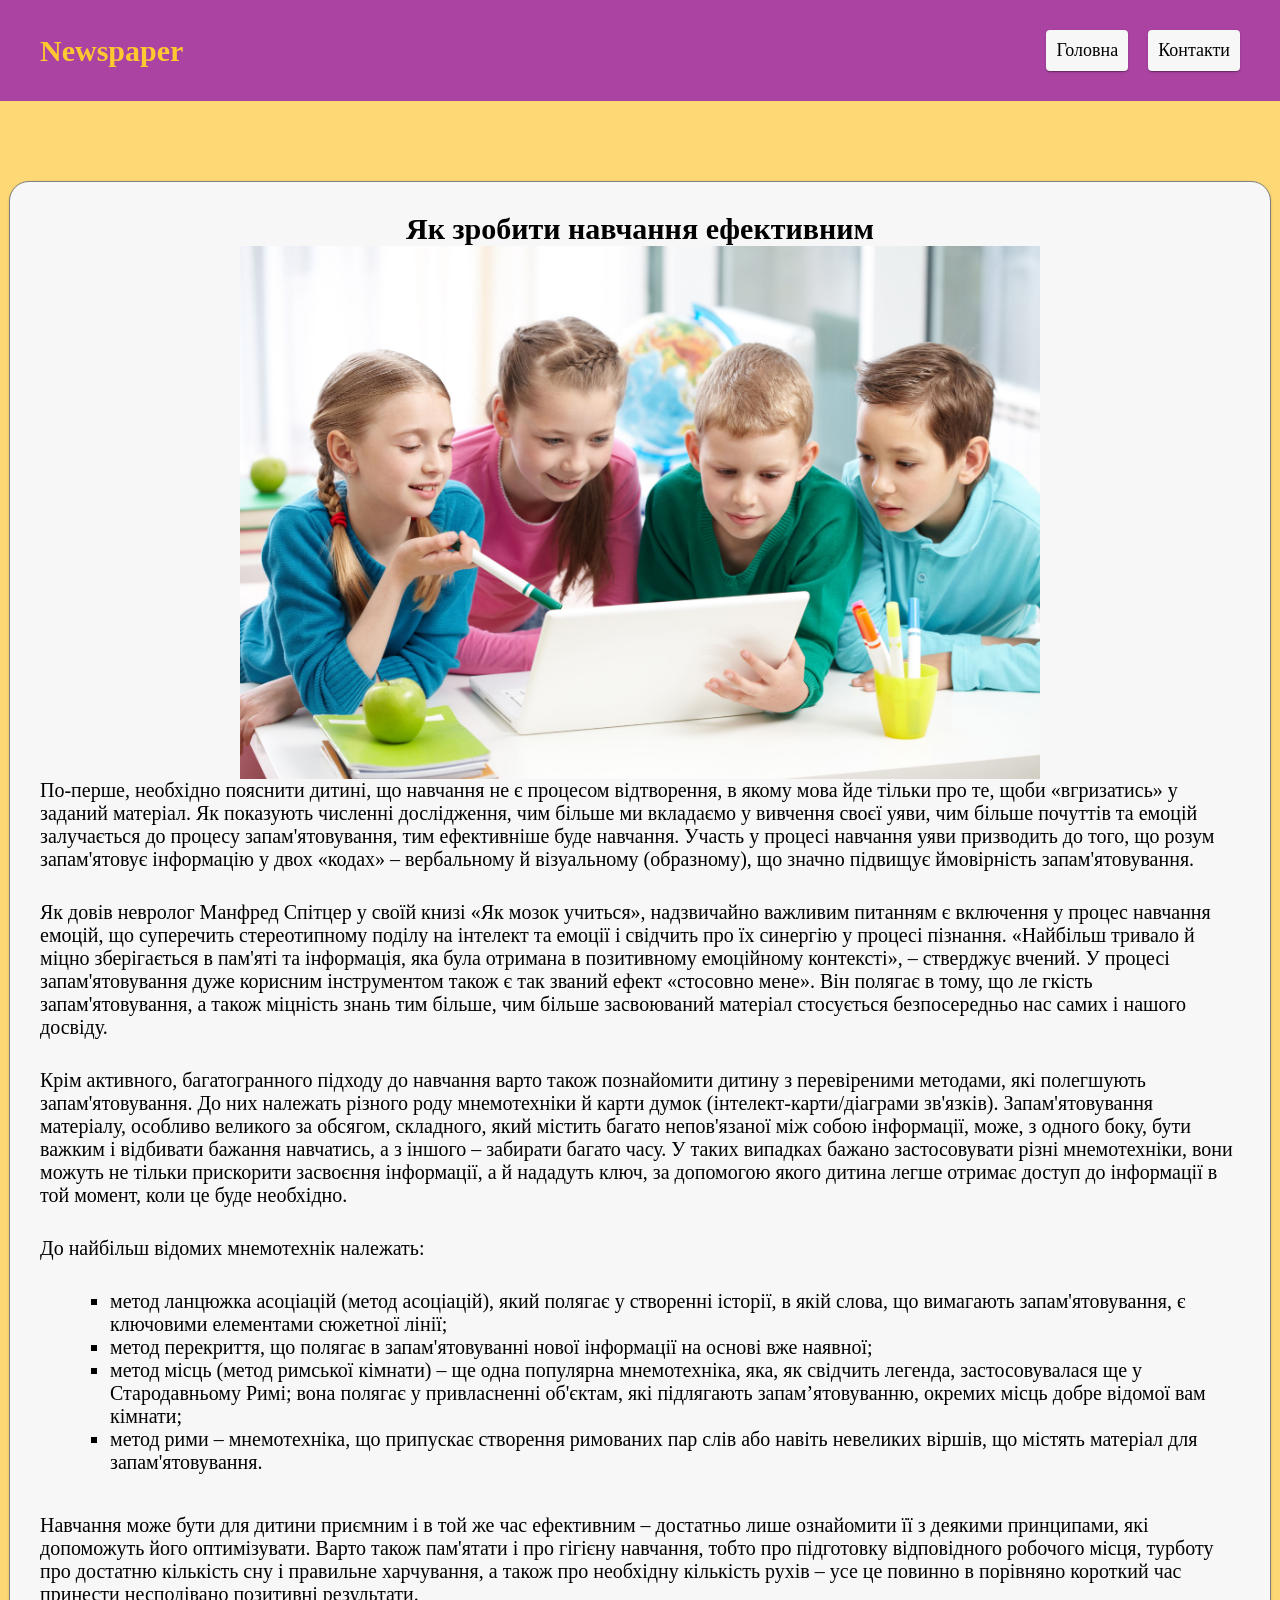
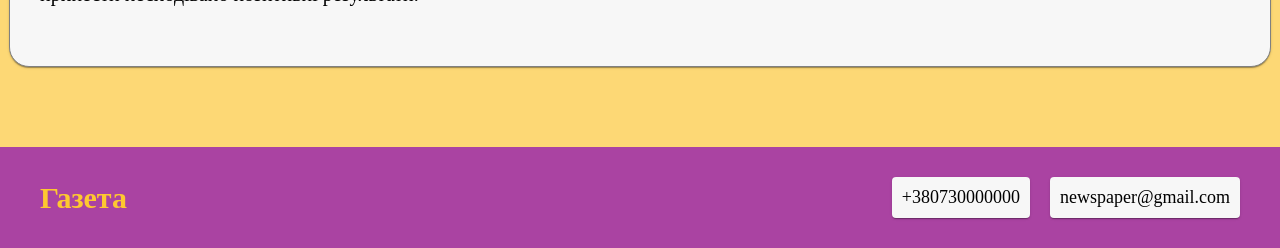
<file: new-three.html>
<!DOCTYPE html>
<html lang="en">

<head>
    <meta charset="UTF-8">
    <meta name="viewport" content="width=device-width, initial-scale=1.0">
    <title>Як зробити навчання ефективним</title>
    <link rel="stylesheet" href="new-three.css">
</head>

<body>
    <header class="header">
        <div class="container header-container">
            <a class="header-logo" href="index.html">Newspaper</a>
            <ul class="header-list">
                <li class="header-item"><a class="header-link" href="index.html">Головна</li></a>
                <li class="header-item"><a class="header-link" href="kontakt.html">Контакти</li></a>
            </ul>
        </div>
    </header>
    <!-- <main></main> -->
    <main class="main">
        <section class="stady">
            <div class="container stady-container">
                <h1 class="stady-title">Як зробити навчання ефективним</h1>
                <img class="stady-img" src="./img/new-three.jpg" alt="Як зробити навчання ефективним">
                <p class="stady-text">По-перше, необхідно пояснити дитині, що навчання не є процесом відтворення, в
                    якому мова йде тільки про те, щоби «вгризатись» у заданий матеріал. Як показують численні
                    дослідження, чим більше ми вкладаємо у вивчення своєї уяви, чим більше почуттів та емоцій
                    залучається до процесу запам'ятовування, тим ефективніше буде навчання. Участь у процесі навчання
                    уяви призводить до того, що розум запам'ятовує інформацію у двох «кодах» – вербальному й візуальному
                    (образному), що значно підвищує ймовірність запам'ятовування.</p>
                <p class="stady-text">Як довів невролог Манфред Спітцер у своїй книзі «Як мозок учиться», надзвичайно
                    важливим питанням є включення у процес навчання емоцій, що суперечить стереотипному поділу на
                    інтелект та емоції і свідчить про їх синергію у процесі пізнання. «Найбільш тривало й міцно
                    зберігається в пам'яті та інформація, яка була отримана в позитивному емоційному контексті», –
                    стверджує вчений. У процесі запам'ятовування дуже корисним інструментом також є так званий ефект
                    «стосовно мене». Він полягає в тому, що ле
                    гкість запам'ятовування, а також міцність знань тим більше, чим більше засвоюваний матеріал
                    стосується безпосередньо нас самих і нашого досвіду.</p>
                <p class="stady-text">Крім активного, багатогранного підходу до навчання варто також познайомити дитину
                    з перевіреними методами, які полегшують запам'ятовування. До них належать різного роду мнемотехніки
                    й карти думок (інтелект-карти/діаграми зв'язків). Запам'ятовування матеріалу, особливо великого за
                    обсягом, складного, який містить багато непов'язаної між собою інформації, може, з одного боку, бути
                    важким і відбивати бажання навчатись, а з іншого – забирати багато часу. У таких випадках бажано
                    застосовувати різні
                    мнемотехніки, вони можуть не тільки прискорити засвоєння інформації, а й нададуть ключ, за допомогою
                    якого дитина легше отримає доступ до інформації в той момент, коли це буде необхідно.</p>
                <p class="stady-text">До найбільш відомих мнемотехнік належать:</p>
                <ul class="stady-list">
                    <li class="stady-item">метод ланцюжка асоціацій (метод асоціацій), який полягає у створенні історії,
                        в якій слова, що вимагають запам'ятовування, є ключовими елементами сюжетної лінії;</li>
                    <li class="stady-item">метод перекриття, що полягає в запам'ятовуванні нової інформації на основі
                        вже наявної;</li>
                    <li class="stady-item">метод місць (метод римської кімнати) – ще одна популярна мнемотехніка, яка,
                        як свідчить легенда, застосовувалася ще у Стародавньому Римі; вона полягає у привласненні
                        об'єктам, які підлягають запам’ятовуванню, окремих місць добре відомої вам кімнати;</li>
                    <li class="stady-item">метод рими – мнемотехніка, що припускає створення римованих пар слів або
                        навіть невеликих віршів, що містять матеріал для запам'ятовування.</li>
                </ul>
                <p class="stady-text">Навчання може бути для дитини приємним і в той же час ефективним – достатньо лише
                    ознайомити її з деякими принципами, які допоможуть його оптимізувати. Варто також пам'ятати і про
                    гігієну навчання, тобто про підготовку відповідного робочого місця, турботу про достатню кількість
                    сну і правильне харчування, а також про необхідну кількість рухів – усе це повинно в порівняно
                    короткий час принести несподівано позитивні результати.</p>


            </div>
        </section>
    </main>
    <footer class="footer">
    <div class="container footer-container">
        <a class="footer-logo" href="index.html">Газета</a>
        <ul class="footer-list">
            <li class="footer-item"><a class="header-link" href="kontakt.html">+380730000000</li></a>
            <li class="footer-item"><a class="header-link" href="kontakt.html">newspaper@gmail.com</li></a>
        </ul>
    </div>
</footer>

</body>

</html>
</file>
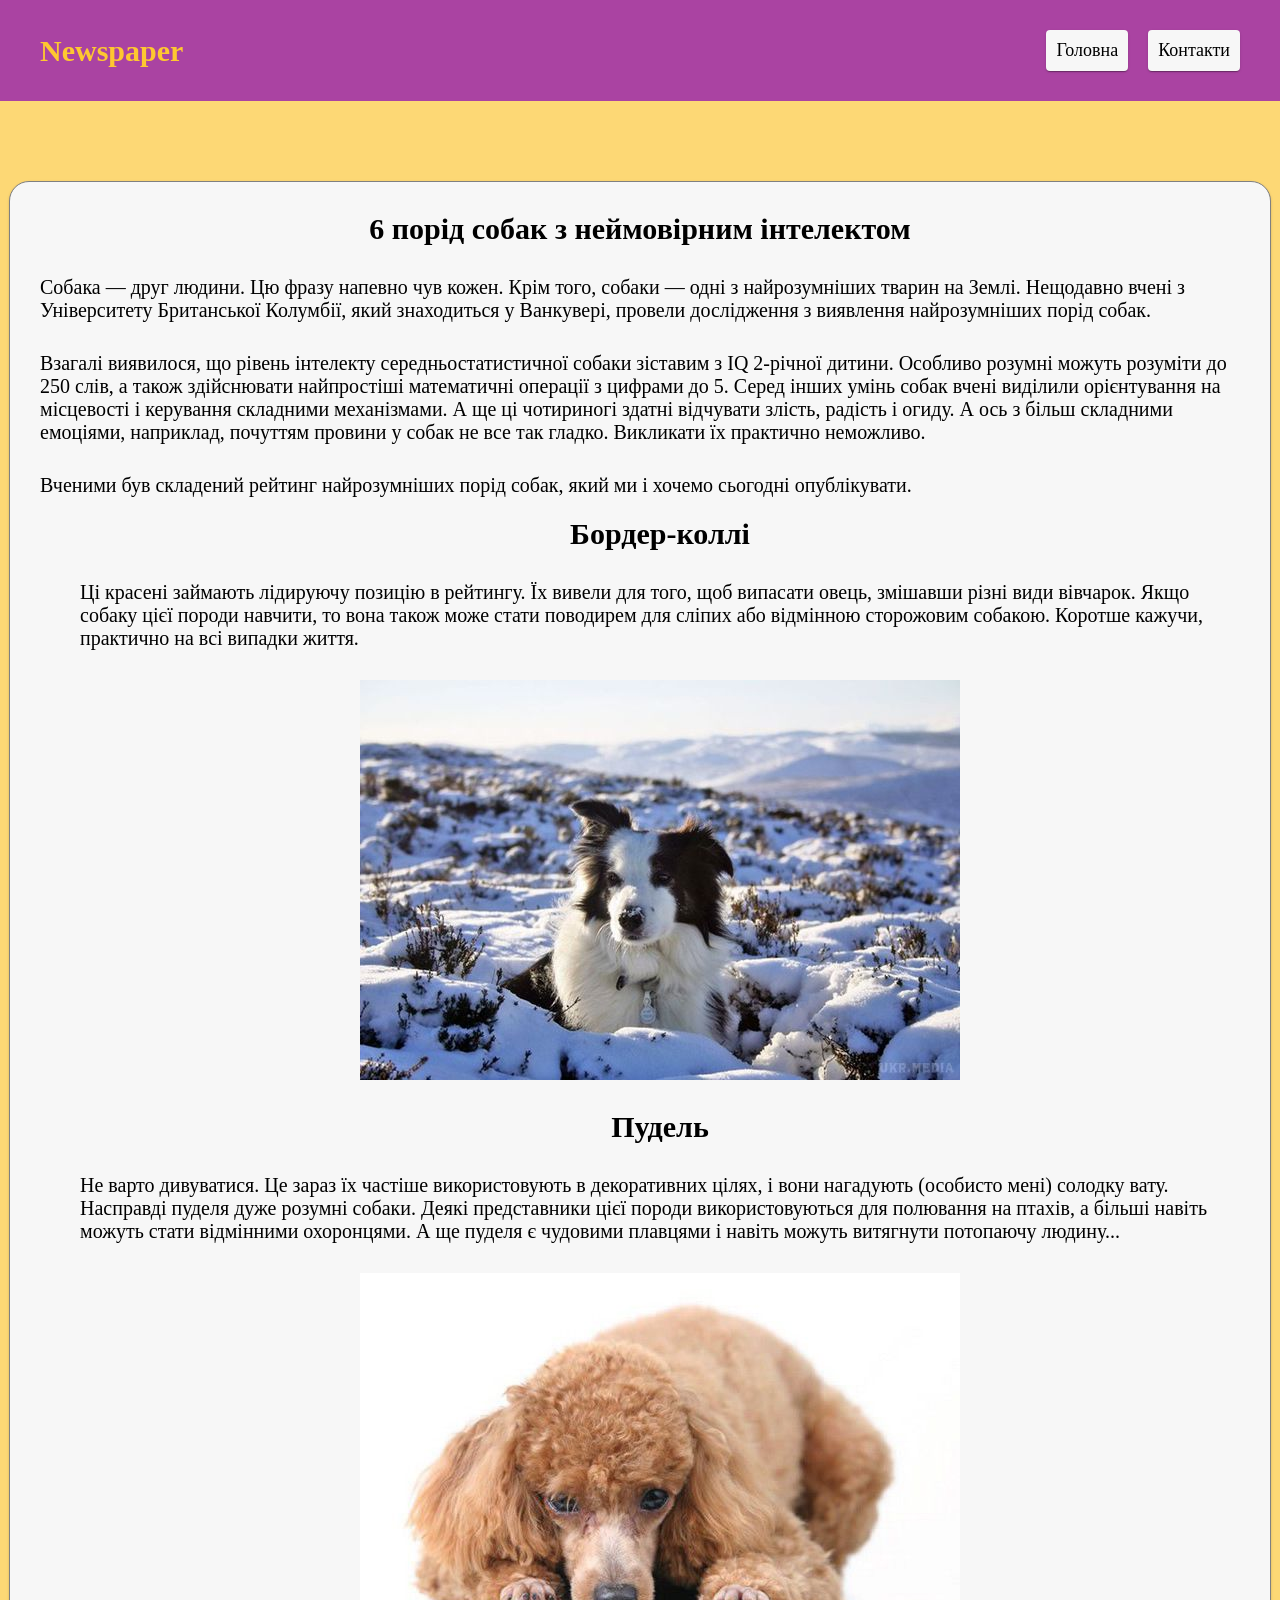
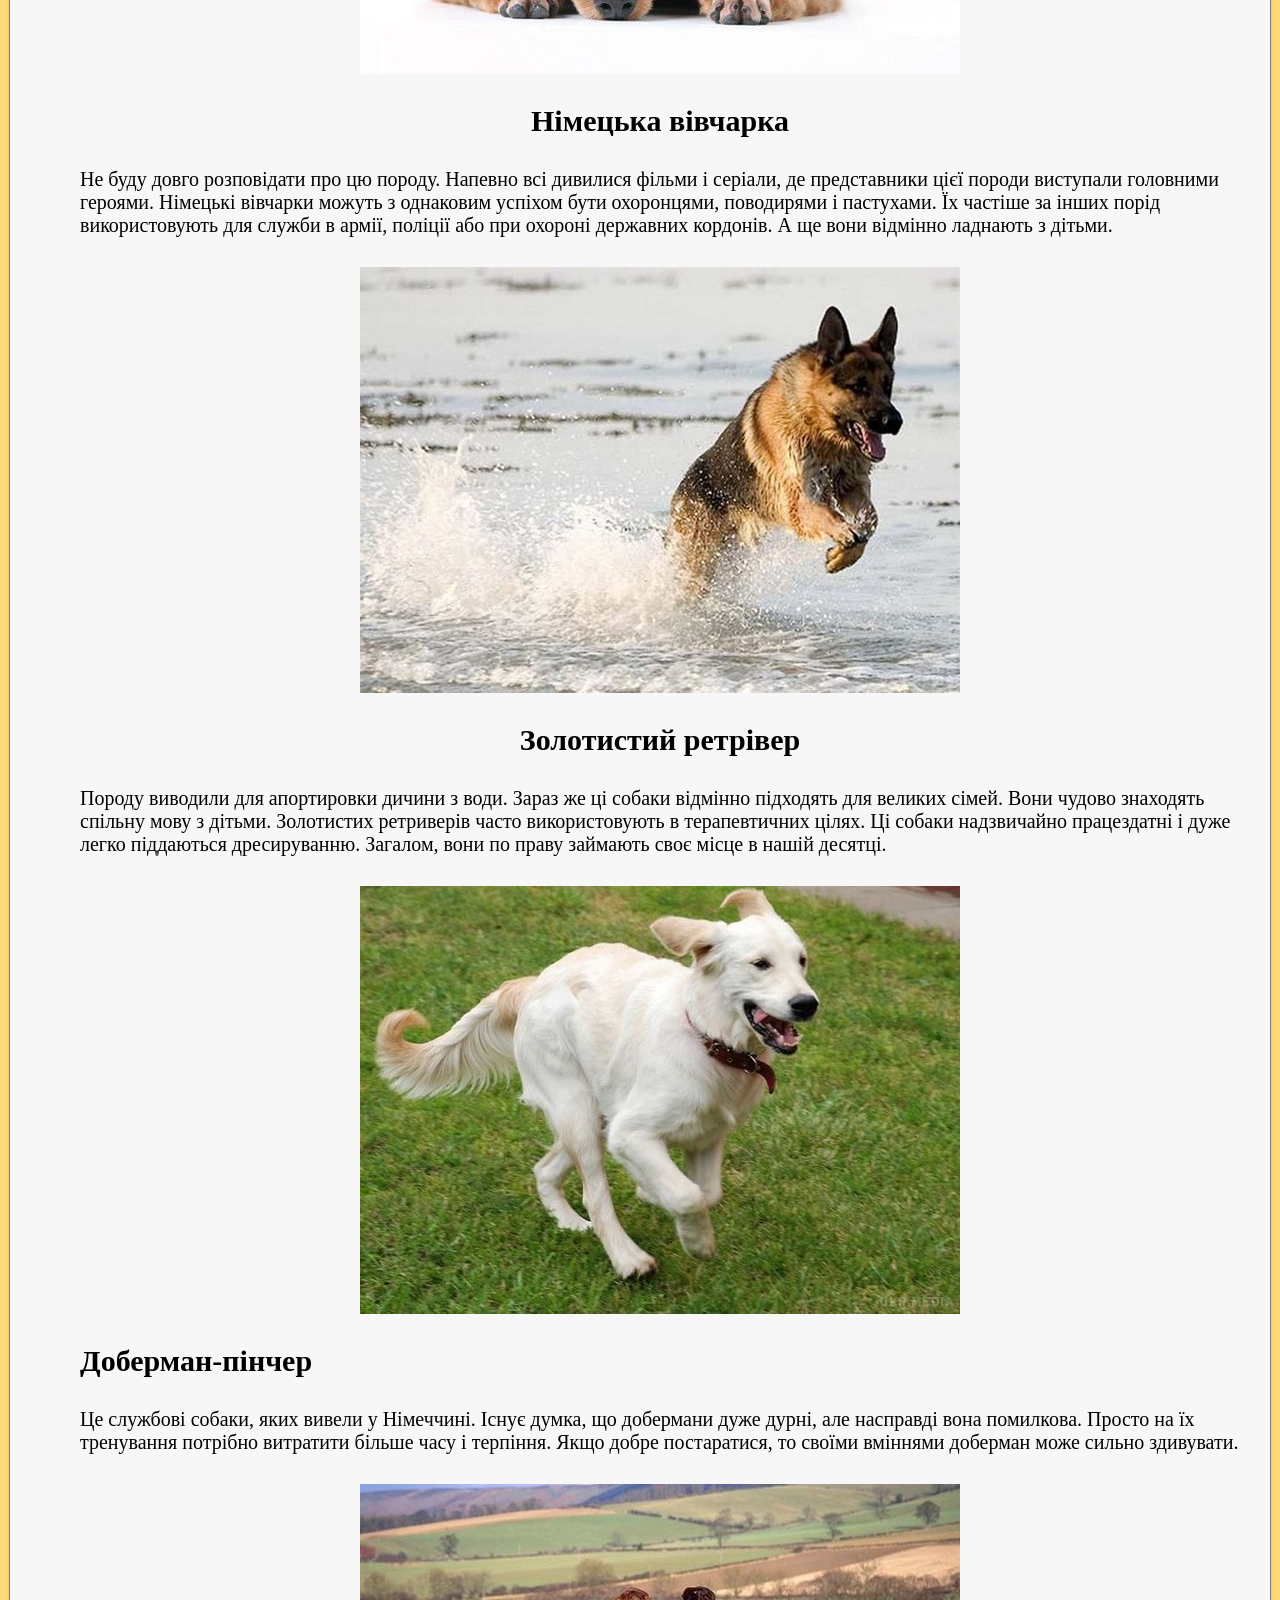
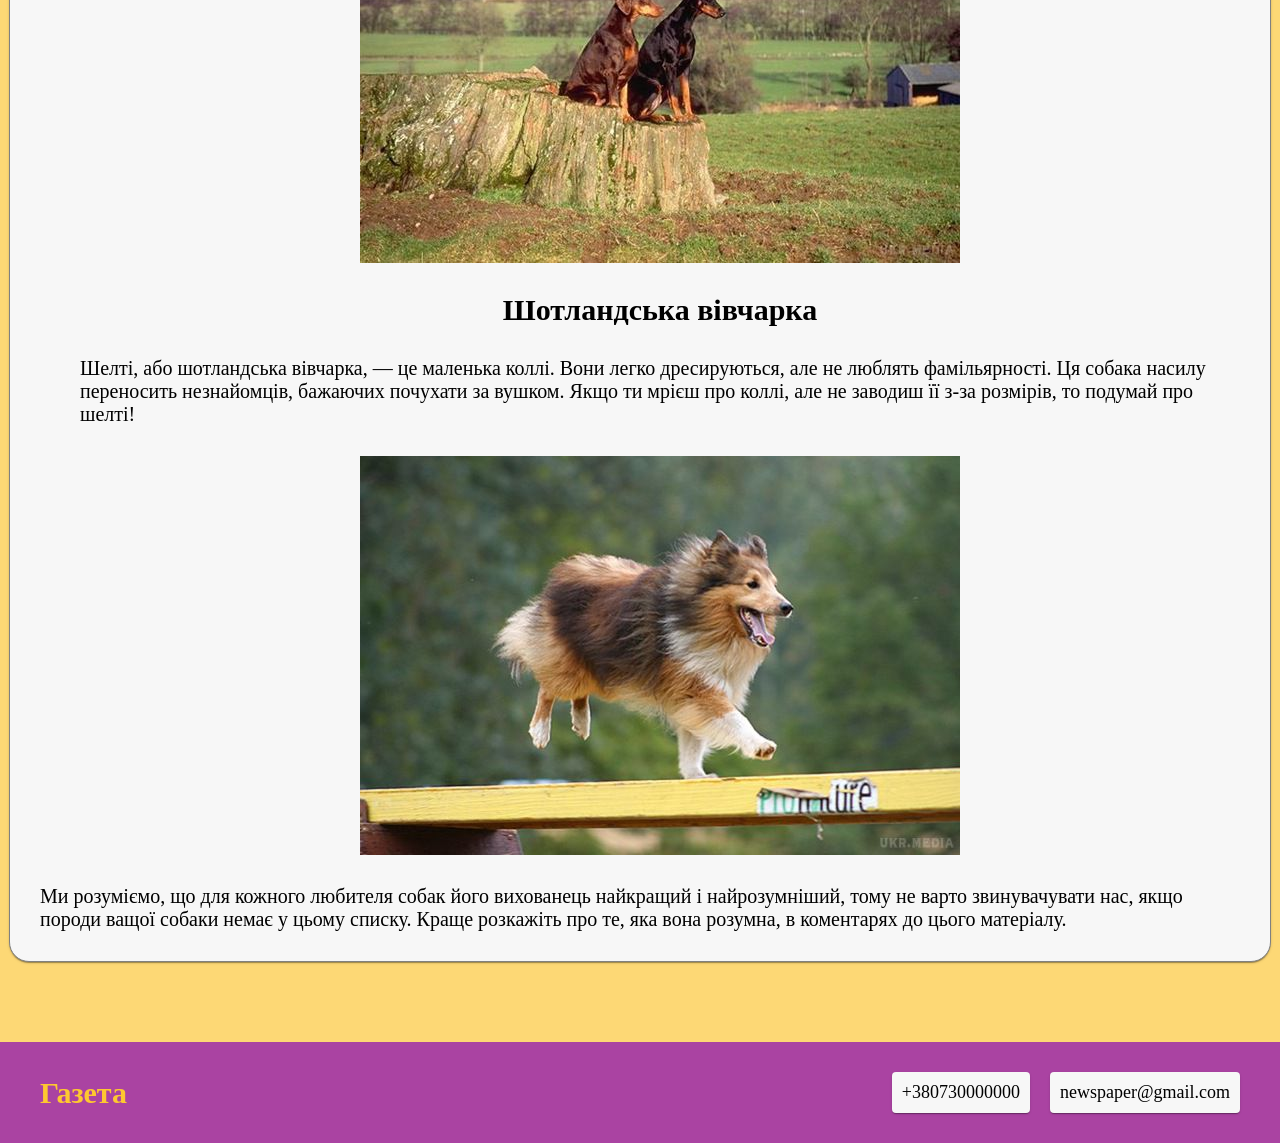
<file: new-two.html>
<!DOCTYPE html>
<html lang="en">

<head>
    <meta charset="UTF-8">
    <meta name="viewport" content="width=device-width, initial-scale=1.0">
    <title>6 порід собак з неймовірним інтелектом</title>
    <link rel="stylesheet" href="new-two.css">
</head>

<body>
    <header class="header">
        <div class="container header-container">
            <a class="header-logo" href="index.html">Newspaper</a>
            <ul class="header-list">
                <li class="header-item"><a class="header-link" href="index.html"> Головна</li></a>
                <li class="header-item"><a class="header-link" href="kontakt.html">Контакти</li></a>
            </ul>
        </div>
    </header>
    <!-- </main> -->
    <main class="main">
        <section class="dog">
            <div class="container dog-container">
                <h1 class="dog-title">6 порід собак з неймовірним інтелектом

                </h1>
                <p class="dog-text">Собака — друг людини. Цю фразу напевно чув кожен. Крім того, собаки — одні з
                    найрозумніших тварин на Землі. Нещодавно вчені з Університету Британської Колумбії, який знаходиться
                    у Ванкувері, провели дослідження з виявлення найрозумніших порід собак.</p>
                <p class="dog-text">Взагалі виявилося, що рівень інтелекту середньостатистичної собаки зіставим з IQ
                    2-річної дитини. Особливо розумні можуть розуміти до 250 слів, а також здійснювати найпростіші
                    математичні операції з цифрами до 5. Серед інших умінь собак вчені виділили орієнтування на
                    місцевості і керування складними механізмами. А ще ці чотириногі здатні відчувати злість, радість і
                    огиду. А ось з більш складними емоціями, наприклад, почуттям провини у собак не все так гладко.
                    Викликати їх практично неможливо. </p>
                <p class="dog-text">Вченими був складений рейтинг найрозумніших порід собак, який ми і хочемо сьогодні
                    опублікувати.</p>
                <ol class="dog-list">
                    <li class="dog-item">
                        <h2 class="dog-title">Бордер-коллі</h2>
                        <p class="dog-text">Ці красені займають лідируючу позицію в рейтингу. Їх вивели для того, щоб
                            випасати овець, змішавши різні види вівчарок. Якщо собаку цієї породи навчити, то вона також
                            може стати поводирем для сліпих або відмінною сторожовим собакою. Коротше кажучи, практично
                            на всі випадки життя.</p>
                        <img class="dog-img" src="./img/dog-1.jpg" alt="Бордер-коллі">
                    </li>
                    <li class="dog-item">
                        <h2 class="dog-title">Пудель</h2>
                        <p class="dog-text">Не варто дивуватися. Це зараз їх частіше використовують в декоративних
                            цілях, і вони нагадують (особисто мені) солодку вату. Насправді пуделя дуже розумні собаки.
                            Деякі представники цієї породи використовуються для полювання на птахів, а більші навіть
                            можуть стати відмінними охоронцями. А ще пуделя є чудовими плавцями і навіть можуть
                            витягнути потопаючу людину...</p>
                        <img class="dog-img" src="./img/dog-2.jpg" alt="Пудель">

                    </li>
                    <li class="dog-item">
                        <h2 class="dog-title">Німецька вівчарка</h2>
                        <p class="dog-text">Не буду довго розповідати про цю породу. Напевно всі дивилися фільми і
                            серіали, де представники цієї породи виступали головними героями. Німецькі вівчарки можуть з
                            однаковим успіхом бути охоронцями, поводирями і пастухами. Їх частіше за інших порід
                            використовують для служби в армії, поліції або при охороні державних кордонів. А ще вони
                            відмінно ладнають з дітьми.</p>
                        <img class="dog-img" src="./img/dog-3.jpg" alt="Німецька вівчарка">

                    </li>
                    <li class="dog-item">
                        <h2 class="dog-title">Золотистий ретрівер</h2>
                        <p class="dog-text">Породу виводили для апортировки дичини з води. Зараз же ці собаки відмінно
                            підходять для великих сімей. Вони чудово знаходять спільну мову з дітьми. Золотистих
                            ретриверів часто використовують в терапевтичних цілях. Ці собаки надзвичайно працездатні і
                            дуже легко піддаються дресируванню. Загалом, вони по праву займають своє місце в нашій
                            десятці.</p>
                        <img class="dog-img" src="./img/dog-4.jpg" alt="Золотистий ретрівер">
                    </li>
                    <li class="dog-item">
                        <h2 class="dod-title">Доберман-пінчер</h2>
                        <p class="dog-text">Це службові собаки, яких вивели у Німеччині. Існує думка, що добермани дуже
                            дурні, але насправді вона помилкова. Просто на їх тренування потрібно витратити більше часу
                            і терпіння. Якщо добре постаратися, то своїми вміннями доберман може сильно здивувати.</p>
                        <img class="dog-img" src="./img/dog-5.jpg" alt="Доберман-пінчер">
                    </li>
                    <li class="dog-item">
                        <h2 class="dog-title">Шотландська вівчарка</h2>
                        <p class="dog-text">Шелті, або шотландська вівчарка, — це маленька коллі. Вони легко
                            дресируються, але не люблять фамільярності. Ця собака насилу переносить незнайомців,
                            бажаючих почухати за вушком. Якщо ти мрієш про коллі, але не заводиш її з-за розмірів, то
                            подумай про шелті!</p>
                        <img class="dog-img" src="./img/dog-6.jpg" alt="Шотландська вівчарка">
                    </li>


                </ol>
                <p class="dod-text">Ми розуміємо, що для кожного любителя собак його вихованець найкращий і
                    найрозумніший, тому не варто
                    звинувачувати нас, якщо породи ващої собаки немає у цьому списку. Краще розкажіть про те, яка вона
                    розумна, в коментарях до цього матеріалу.</p>

            </div>

        </section>

    </main>
    <footer class="footer">
        <div class="container footer-container">
            <a class="footer-logo" href="index.html">Газета</a>
            <ul class="footer-list">
                <li class="footer-item"><a class="header-link" href="kontakt.html">+380730000000  </li></a>
                <li class="footer-item"><a class="header-link" href="kontakt.html">newspaper@gmail.com</li></a>
            </ul>
        </div>
    </footer>


</body>

</html>
</file>
<file: style.css>
body {
    padding: 0;
    margin: 0;
}

ul {
    padding: 0;
    margin: 0;
}

a {
    text-decoration: none;
    

}

h1,
h2,
p,
h3 {
    margin: 0;
}
li{
    list-style: none;
}

.container {
    width: 1200px;
    margin: 0 auto;
    padding: 0 15px;

}

/* header */
.header {
    background-color:  #aa43a2;
    padding: 30px 0;

}

.header-container {
    display: flex;
    justify-content: space-between;
    align-items: center;
}

.header-list {
    display: flex;
    gap: 20px;
}

.header-logo {
    color: #fec830;
    font-size: 30px;
    font-weight: 700;
}

.header-item {
    padding: 10px;
    background-color: rgb(247, 247, 247);
    border-radius: 4px;
    box-shadow: 0px 2px 1px -1px rgba(0, 0, 0, 0.2), 0px 1px 1px 0px rgba(0, 0, 0, 0.14), 0px 1px 3px 0px rgba(0, 0, 0, 0.12);
    ;
}

.header-link {
    color: black;
    font-size: 18px;
}

.header-link :hover {
    background-color: white;
}

/* main */
main {
    padding: 80px 0;
    background-color: #fdd875;

}

.hero-vrap {
    background-color: white;
    padding: 25px 0;
    border: 1px solid gray;
    box-shadow: 0px 1px 1px RGB(0 0 0 / 12%), 0px 4px 4px RGB(0 0 0 / 6%), 1px 4px 6px RGB(0 0 0 / 16%);
    border-radius: 20px;
}

.hero-title {
    font-size: 40px;
    text-align: center;
}

.hero-container {
    background-color: rgb(247, 247, 247);
    padding: 30px;
    border: 1px solid grey;
    box-shadow: 0px 1px 1px RGB(0 0 0 / 12%), 0px 4px 4px RGB(0 0 0 / 6%), 1px 4px 6px RGB(0 0 0 / 16%);
    ;
    border-radius: 20px;
    margin-top: 50px;
}

.hero-list {
    display: flex;
    justify-content: space-between;
    flex-wrap: wrap;
    row-gap: 30px;
}

.hero-item {
    width: 330px;
    padding: 15px;
    background-color: white;
    border: 1px solid rgb(224, 223, 223);
    ;
    border-radius: 8px;
}
.hero-img{
    width: 100%;
    height: 240px;

}
.hero-sabtitle {
    padding-top: 30px;
    padding-bottom: 15px;
    color: black;

}
.hero-text{
    color: #000;
}
/* footer */
.footer{
    background-color:  #aa43a2;
    padding: 30px 0;

}
.footer-container {
    display: flex;
    justify-content: space-between;
    align-items: center;
}

.footer-list {
    display: flex;
    gap: 20px;
}

.footer-logo {
    color: #fec830;
    font-size: 30px;
    font-weight: 700;
}

.footer-item {
    padding: 10px;
    background-color: rgb(247, 247, 247);
    border-radius: 4px;
    box-shadow: 0px 2px 1px -1px rgba(0, 0, 0, 0.2), 0px 1px 1px 0px rgba(0, 0, 0, 0.14), 0px 1px 3px 0px rgba(0, 0, 0, 0.12);
    ;
}

.footer-link {
    color: black;
    font-size: 18px;
}

.footer-link :hover {
    background-color: white;
}
</file>
<file: kontakt.css>
body {
    padding: 0;
    margin: 0;
}

ul {
    padding: 0;
    margin: 0;
}

a {
    text-decoration: none;


}

h1,
h2,
p,
h3 {
    margin: 0;
}

li {
    list-style: none;
}

.container {
    width: 1200px;
    margin: 0 auto;
    padding: 0 15px;

}

/* header */
.header {
    background-color: #aa43a2;
    padding: 30px 0;

}

.header-container {
    display: flex;
    justify-content: space-between;
    align-items: center;
}

.header-list {
    display: flex;
    gap: 20px;
}

.header-logo {
    color: #fec830;
    font-size: 30px;
    font-weight: 700;
}

.header-item {
    padding: 10px;
    background-color: rgb(247, 247, 247);
    border-radius: 4px;
    box-shadow: 0px 2px 1px -1px rgba(0, 0, 0, 0.2), 0px 1px 1px 0px rgba(0, 0, 0, 0.14), 0px 1px 3px 0px rgba(0, 0, 0, 0.12);
    ;
}

.header-link {
    color: black;
    font-size: 18px;
}

.header-link :hover {
    background-color: white;
}

/* main */
.main {
    padding: 80px 0;
    background-color: #fdd875;

}

.kontakt-container {
    background-color: #f7f7f7;
    padding: 30px 30px;
    border: 1px solid gray;
    box-shadow: 0px 2px 1px -1px rgba(0, 0, 0, 0.2), 0px 1px 1px 0px rgba(0, 0, 0, 0.14), 0px 1px 3px 0px rgba(0, 0, 0, 0.12);
    ;
    border-radius: 20px;
    font-size: 20px;
}

.kontakt-tex {
    margin-top: 20px;
    margin-bottom: 20px;
}

.kontakt-link {
    color: #aa43a2;
    font-weight: 700;
}

.contkt-img {
    border: 1px solid gray;
    box-shadow: ;
    border-radius: 20px;
}

/* footer */
.footer {
    background-color: #aa43a2;
    padding: 30px 0;

}

.footer-container {
    display: flex;
    justify-content: space-between;
    align-items: center;
}

.footer-list {
    display: flex;
    gap: 20px;
}

.footer-logo {
    color: #fec830;
    font-size: 30px;
    font-weight: 700;
}

.footer-item {
    padding: 10px;
    background-color: rgb(247, 247, 247);
    border-radius: 4px;
    box-shadow: 0px 2px 1px -1px rgba(0, 0, 0, 0.2), 0px 1px 1px 0px rgba(0, 0, 0, 0.14), 0px 1px 3px 0px rgba(0, 0, 0, 0.12);
    ;
}

.footer-link {
    color: black;
    font-size: 18px;
}

.footer-link :hover {
    background-color: white;
}
</file>
<file: new-five.css>
body {
    padding: 0;
    margin: 0;
}

ul {
    padding: 0;
    margin: 0;
}

a {
    text-decoration: none;
    

}

h1,
h2,
p,
h3 {
    margin: 0;
}
li{
    list-style: none;
}

.container {
    width: 1200px;
    margin: 0 auto;
    padding: 0 15px;

}

/* header */
.header {
    background-color:  #aa43a2;
    padding: 30px 0;

}

.header-container {
    display: flex;
    justify-content: space-between;
    align-items: center;
}

.header-list {
    display: flex;
    gap: 20px;
}

.header-logo {
    color: #fec830;
    font-size: 30px;
    font-weight: 700;
}

.header-item {
    padding: 10px;
    background-color: rgb(247, 247, 247);
    border-radius: 4px;
    box-shadow: 0px 2px 1px -1px rgba(0, 0, 0, 0.2), 0px 1px 1px 0px rgba(0, 0, 0, 0.14), 0px 1px 3px 0px rgba(0, 0, 0, 0.12);
    ;
}

.header-link {
    color: black;
    font-size: 18px;
}

.header-link :hover {
    background-color: white;
    
}
/* main */
main {
    padding: 80px 0;
    background-color: #fdd875;

}
.cathedral-container {
    background-color: #f7f7f7;
    padding: 30px 30px;
    border: 1px solid gray;
    box-shadow: 0px 2px 1px -1px rgba(0, 0, 0, 0.2), 0px 1px 1px 0px rgba(0, 0, 0, 0.14), 0px 1px 3px 0px rgba(0, 0, 0, 0.12);
    ;
    border-radius: 20px;
    font-size: 20px;

}

.cathedral-subtitle {
    text-align: center;
    padding-bottom: 20px;

}
.cathedral-title{
    text-align: center;
    padding-top: 15px;
}

.cathedral-text {
    margin-top: 30px;
}
.cathedral-img{
    margin: 30px auto;
    display: block;
    width: 900px;
    height: 600px;
}

/* footer */
.footer{
    background-color:  #aa43a2;
    padding: 30px 0;

}
.footer-container {
    display: flex;
    justify-content: space-between;
    align-items: center;
}

.footer-list {
    display: flex;
    gap: 20px;
}

.footer-logo {
    color: #fec830;
    font-size: 30px;
    font-weight: 700;
}

.footer-item {
    padding: 10px;
    background-color: rgb(247, 247, 247);
    border-radius: 4px;
    box-shadow: 0px 2px 1px -1px rgba(0, 0, 0, 0.2), 0px 1px 1px 0px rgba(0, 0, 0, 0.14), 0px 1px 3px 0px rgba(0, 0, 0, 0.12);
    ;
}

.footer-link {
    color: black;
    font-size: 18px;
}

.footer-link :hover {
    background-color: white;
}
</file>
<file: new-four.css>
body {
    padding: 0;
    margin: 0;
}

ul {
    padding: 0;
    margin: 0;
}

a {
    text-decoration: none;
    

}

h1,
h2,
p,
h3 {
    margin: 0;
}
li{
    list-style: none;
}

.container {
    width: 1200px;
    margin: 0 auto;
    padding: 0 15px;

}

/* header */
.header {
    background-color:  #aa43a2;
    padding: 30px 0;

}

.header-container {
    display: flex;
    justify-content: space-between;
    align-items: center;
}

.header-list {
    display: flex;
    gap: 20px;
}

.header-logo {
    color: #fec830;
    font-size: 30px;
    font-weight: 700;
}

.header-item {
    padding: 10px;
    background-color: rgb(247, 247, 247);
    border-radius: 4px;
    box-shadow: 0px 2px 1px -1px rgba(0, 0, 0, 0.2), 0px 1px 1px 0px rgba(0, 0, 0, 0.14), 0px 1px 3px 0px rgba(0, 0, 0, 0.12);
    ;
}

.header-link {
    color: black;
    font-size: 18px;
}

.header-link :hover {
    background-color: white;
}
/* main */
main {
    padding: 80px 0;
    background-color: #fdd875;

}
.waterfall-container {
    background-color: #f7f7f7;
    padding: 30px 30px;
    border: 1px solid gray;
    box-shadow: 0px 2px 1px -1px rgba(0, 0, 0, 0.2), 0px 1px 1px 0px rgba(0, 0, 0, 0.14), 0px 1px 3px 0px rgba(0, 0, 0, 0.12);
    ;
    border-radius: 20px;
    font-size: 20px;

}

.waterfall-subtitle {
    text-align: center;
    padding-bottom: 25px;

}
.waterfall-title{
    text-align: center;
    padding-top: 25px;
}

.waterfall-text {
    margin-top: 30px;
    
}
.waterfall-img{
    margin: 30px auto;
    display: block;
    width: 900px;
    height: 600px;
}


/* footer */
.footer{
    background-color:  #aa43a2;
    padding: 30px 0;

}
.footer-container {
    display: flex;
    justify-content: space-between;
    align-items: center;
}

.footer-list {
    display: flex;
    gap: 20px;
}

.footer-logo {
    color: #fec830;
    font-size: 30px;
    font-weight: 700;
}

.footer-item {
    padding: 10px;
    background-color: rgb(247, 247, 247);
    border-radius: 4px;
    box-shadow: 0px 2px 1px -1px rgba(0, 0, 0, 0.2), 0px 1px 1px 0px rgba(0, 0, 0, 0.14), 0px 1px 3px 0px rgba(0, 0, 0, 0.12);
    ;
}

.footer-link {
    color: black;
    font-size: 18px;
}

.footer-link :hover {
    background-color: white;
}
</file>
<file: new-one.css>
body {
    padding: 0;
    margin: 0;
}

ul {
    padding: 0;
    margin: 0;
}

a {
    text-decoration: none;


}

h1,
h2,
p,
h3 {
    margin: 0;
}

li {
    list-style: none;
}

.container {
    width: 1200px;
    margin: 0 auto;
    padding: 0 15px;

}

/* header */
.header {
    background-color: #aa43a2;
    padding: 30px 0;

}

.header-container {
    display: flex;
    justify-content: space-between;
    align-items: center;
}

.header-list {
    display: flex;
    gap: 20px;
}

.header-logo {
    color: #fec830;
    font-size: 30px;
    font-weight: 700;
}

.header-item {
    padding: 10px;
    background-color: rgb(247, 247, 247);
    border-radius: 4px;
    box-shadow: 0px 2px 1px -1px rgba(0, 0, 0, 0.2), 0px 1px 1px 0px rgba(0, 0, 0, 0.14), 0px 1px 3px 0px rgba(0, 0, 0, 0.12);
    ;
}

.header-link {
    color: black;
    font-size: 18px;
}

.header-link :hover {
    background-color: white;
}

/* body */
main {
    background-color: #fdd875;
    padding: 80px 0;
    

}

.cat-container {background-color: #f7f7f7;
    padding: 30px 30px;
    border: 1px solid gray;
    box-shadow: 0px 2px 1px -1px rgba(0, 0, 0, 0.2), 0px 1px 1px 0px rgba(0, 0, 0, 0.14), 0px 1px 3px 0px rgba(0, 0, 0, 0.12);
    ;
    border-radius: 20px;
    font-size: 20px;
  
}
.cat-title{
    text-align: center;
    padding-top:  30px;
    margin-bottom: 30px;

}
.cat-list{
    margin-top:  30px;
    
}
.cat-img{
    margin: 25px auto;
    display: block;
}

/* footer */
.footer {
    background-color: #aa43a2;
    padding: 30px 0;

}

.footer-container {
    display: flex;
    justify-content: space-between;
    align-items: center;
}

.footer-list {
    display: flex;
    gap: 20px;
}

.footer-logo {
    color: #fec830;
    font-size: 30px;
    font-weight: 700;
}

.footer-item {
    padding: 10px;
    background-color: rgb(247, 247, 247);
    border-radius: 4px;
    box-shadow: 0px 2px 1px -1px rgba(0, 0, 0, 0.2), 0px 1px 1px 0px rgba(0, 0, 0, 0.14), 0px 1px 3px 0px rgba(0, 0, 0, 0.12);
    ;
}

.footer-link {
    color: black;
    font-size: 18px;
}

.footer-link :hover {
    background-color: white;
}
</file>
<file: new-six.css>
body {
    padding: 0;
    margin: 0;
}

ul {
    padding: 0;
    margin: 0;
}

a {
    text-decoration: none;


}

h1,
h2,
p,
h3 {
    margin: 0;
}

li {
    list-style: none;
}

.container {
    width: 1200px;
    margin: 0 auto;
    padding: 0 15px;

}

/* header */
.header {
    background-color: #aa43a2;
    padding: 30px 0;

}

.header-container {
    display: flex;
    justify-content: space-between;
    align-items: center;
}

.header-list {
    display: flex;
    gap: 20px;
}

.header-logo {
    color: #fec830;
    font-size: 30px;
    font-weight: 700;
}

.header-item {
    padding: 10px;
    background-color: rgb(247, 247, 247);
    border-radius: 4px;
    box-shadow: 0px 2px 1px -1px rgba(0, 0, 0, 0.2), 0px 1px 1px 0px rgba(0, 0, 0, 0.14), 0px 1px 3px 0px rgba(0, 0, 0, 0.12);
    ;
}

.header-link {
    color: black;
    font-size: 18px;
}

.header-link :hover {
    background-color: white;
}

/* main */


main {
    padding: 80px 0;
    background-color: #fdd875;

}

.castle-container {
    background-color: #f7f7f7;
    padding: 30px 30px;
    border: 1px solid gray;
    box-shadow: 0px 2px 1px -1px rgba(0, 0, 0, 0.2), 0px 1px 1px 0px rgba(0, 0, 0, 0.14), 0px 1px 3px 0px rgba(0, 0, 0, 0.12);
    ;
    border-radius: 20px;
    font-size: 20px;

}

.castle-title {
    text-align: center;
    margin-bottom: 30px;
   
}

.castle-img {
    margin: 30px;
    display: block;
    width: 1000px;
    margin: auto;
}

.castle-text {
    margin-bottom: 30px;
}

.castle-list {
    margin-left: 30px;
    list-style: square;
    margin-bottom: 30px;
}

/* footer */
.footer {
    background-color: #aa43a2;
    padding: 30px 0;

}

.footer-container {
    display: flex;
    justify-content: space-between;
    align-items: center;
}

.footer-list {
    display: flex;
    gap: 20px;
}

.footer-logo {
    color: #fec830;
    font-size: 30px;
    font-weight: 700;
}

.footer-item {
    padding: 10px;
    background-color: rgb(247, 247, 247);
    border-radius: 4px;
    box-shadow: 0px 2px 1px -1px rgba(0, 0, 0, 0.2), 0px 1px 1px 0px rgba(0, 0, 0, 0.14), 0px 1px 3px 0px rgba(0, 0, 0, 0.12);
    ;
}

.footer-link {
    color: black;
    font-size: 18px;
}

.footer-link :hover {
    background-color: white;
}
</file>
<file: new-three.css>
body {
    padding: 0;
    margin: 0;
}

ul {
    padding: 0;
    margin: 0;
}

a {
    text-decoration: none;


}

h1,
h2,
p,
h3 {
    margin: 0;
}

li {
    list-style: none;
}

.container {
    width: 1200px;
    margin: 0 auto;
    padding: 0 15px;

}

/* header */
.header {
    background-color: #aa43a2;
    padding: 30px 0;

}

.header-container {
    display: flex;
    justify-content: space-between;
    align-items: center;
}

.header-list {
    display: flex;
    gap: 20px;
}

.header-logo {
    color: #fec830;
    font-size: 30px;
    font-weight: 700;
}

.header-item {
    padding: 10px;
    background-color: rgb(247, 247, 247);
    border-radius: 4px;
    box-shadow: 0px 2px 1px -1px rgba(0, 0, 0, 0.2), 0px 1px 1px 0px rgba(0, 0, 0, 0.14), 0px 1px 3px 0px rgba(0, 0, 0, 0.12);
    ;
}

.header-link {
    color: black;
    font-size: 18px;
}

.header-link :hover {
    background-color: white;
}

/* main */
main {
    padding: 80px 0;
    background-color: #fdd875;

}
.stady-container {
    background-color: #f7f7f7;
    padding: 30px 30px;
    border: 1px solid gray;
    box-shadow: 0px 2px 1px -1px rgba(0, 0, 0, 0.2), 0px 1px 1px 0px rgba(0, 0, 0, 0.14), 0px 1px 3px 0px rgba(0, 0, 0, 0.12);
    ;
    border-radius: 20px;
    font-size: 20px;

}

.stady-title {
    text-align: center;
}

.stady-img {
    margin: 30px;
    display: block;
    width: 800px;
    margin: auto;
}

.stady-text {
    margin-bottom: 30px;
}

.stady-list {
    margin-left: 70px;
    margin-bottom: 40px;
}
.stady-item{
    list-style: square;
}

/* footer */
.footer {
    background-color: #aa43a2;
    padding: 30px 0;

}

.footer-container {
    display: flex;
    justify-content: space-between;
    align-items: center;
}

.footer-list {
    display: flex;
    gap: 20px;
}

.footer-logo {
    color: #fec830;
    font-size: 30px;
    font-weight: 700;
}

.footer-item {
    padding: 10px;
    background-color: rgb(247, 247, 247);
    border-radius: 4px;
    box-shadow: 0px 2px 1px -1px rgba(0, 0, 0, 0.2), 0px 1px 1px 0px rgba(0, 0, 0, 0.14), 0px 1px 3px 0px rgba(0, 0, 0, 0.12);
    ;
}

.footer-link {
    color: black;
    font-size: 18px;
}

.footer-link :hover {
    background-color: white;
}
</file>
<file: new-two.css>
body {
    padding: 0;
    margin: 0;
}

ul {
    padding: 0;
    margin: 0;
}

a {
    text-decoration: none;


}

h1,
h2,
p,
h3 {
    margin: 0;
}

li {
    list-style: none;
}

.container {
    width: 1200px;
    margin: 0 auto;
    padding: 0 15px;

}

/* header */

.header {
    background-color: #aa43a2;
    padding: 30px 0;

}

.header-container {
    display: flex;
    justify-content: space-between;
    align-items: center;
}

.header-list {
    display: flex;
    gap: 20px;
}

.header-logo {
    color: #fec830;
    font-size: 30px;
    font-weight: 700;
}

.header-item {
    padding: 10px;
    background-color: rgb(247, 247, 247);
    border-radius: 4px;
    box-shadow: 0px 2px 1px -1px rgba(0, 0, 0, 0.2), 0px 1px 1px 0px rgba(0, 0, 0, 0.14), 0px 1px 3px 0px rgba(0, 0, 0, 0.12);
    ;
}

.header-link {
    color: black;
    font-size: 18px;
}

.header-link :hover {
    background-color: white;
}

/* body */
/* main */
main {
    padding: 80px 0;
    background-color: #fdd875;

}

.dog-container {
    background-color: #f7f7f7;
    padding: 30px 30px;
    border: 1px solid gray;
    box-shadow: 0px 2px 1px -1px rgba(0, 0, 0, 0.2), 0px 1px 1px 0px rgba(0, 0, 0, 0.14), 0px 1px 3px 0px rgba(0, 0, 0, 0.12);
    ;
    border-radius: 20px;
    font-size: 20px;

}

.dog-title {
    text-align: center;

}

.dog-text {
    margin-top: 30px;
}
.dog-img{
    margin: 30px auto;
    display: block;
}


/* footer */
.footer {
    background-color: #aa43a2;
    padding: 30px 0;

}

.footer-container {
    display: flex;
    justify-content: space-between;
    align-items: center;
}

.footer-list {
    display: flex;
    gap: 20px;
}

.footer-logo {
    color: #fec830;
    font-size: 30px;
    font-weight: 700;
}

.footer-item {
    padding: 10px;
    background-color: rgb(247, 247, 247);
    border-radius: 4px;
    box-shadow: 0px 2px 1px -1px rgba(0, 0, 0, 0.2), 0px 1px 1px 0px rgba(0, 0, 0, 0.14), 0px 1px 3px 0px rgba(0, 0, 0, 0.12);
    ;
}

.footer-link {
    color: black;
    font-size: 18px;
}

.footer-link :hover {
    background-color: white;
}
</file>
